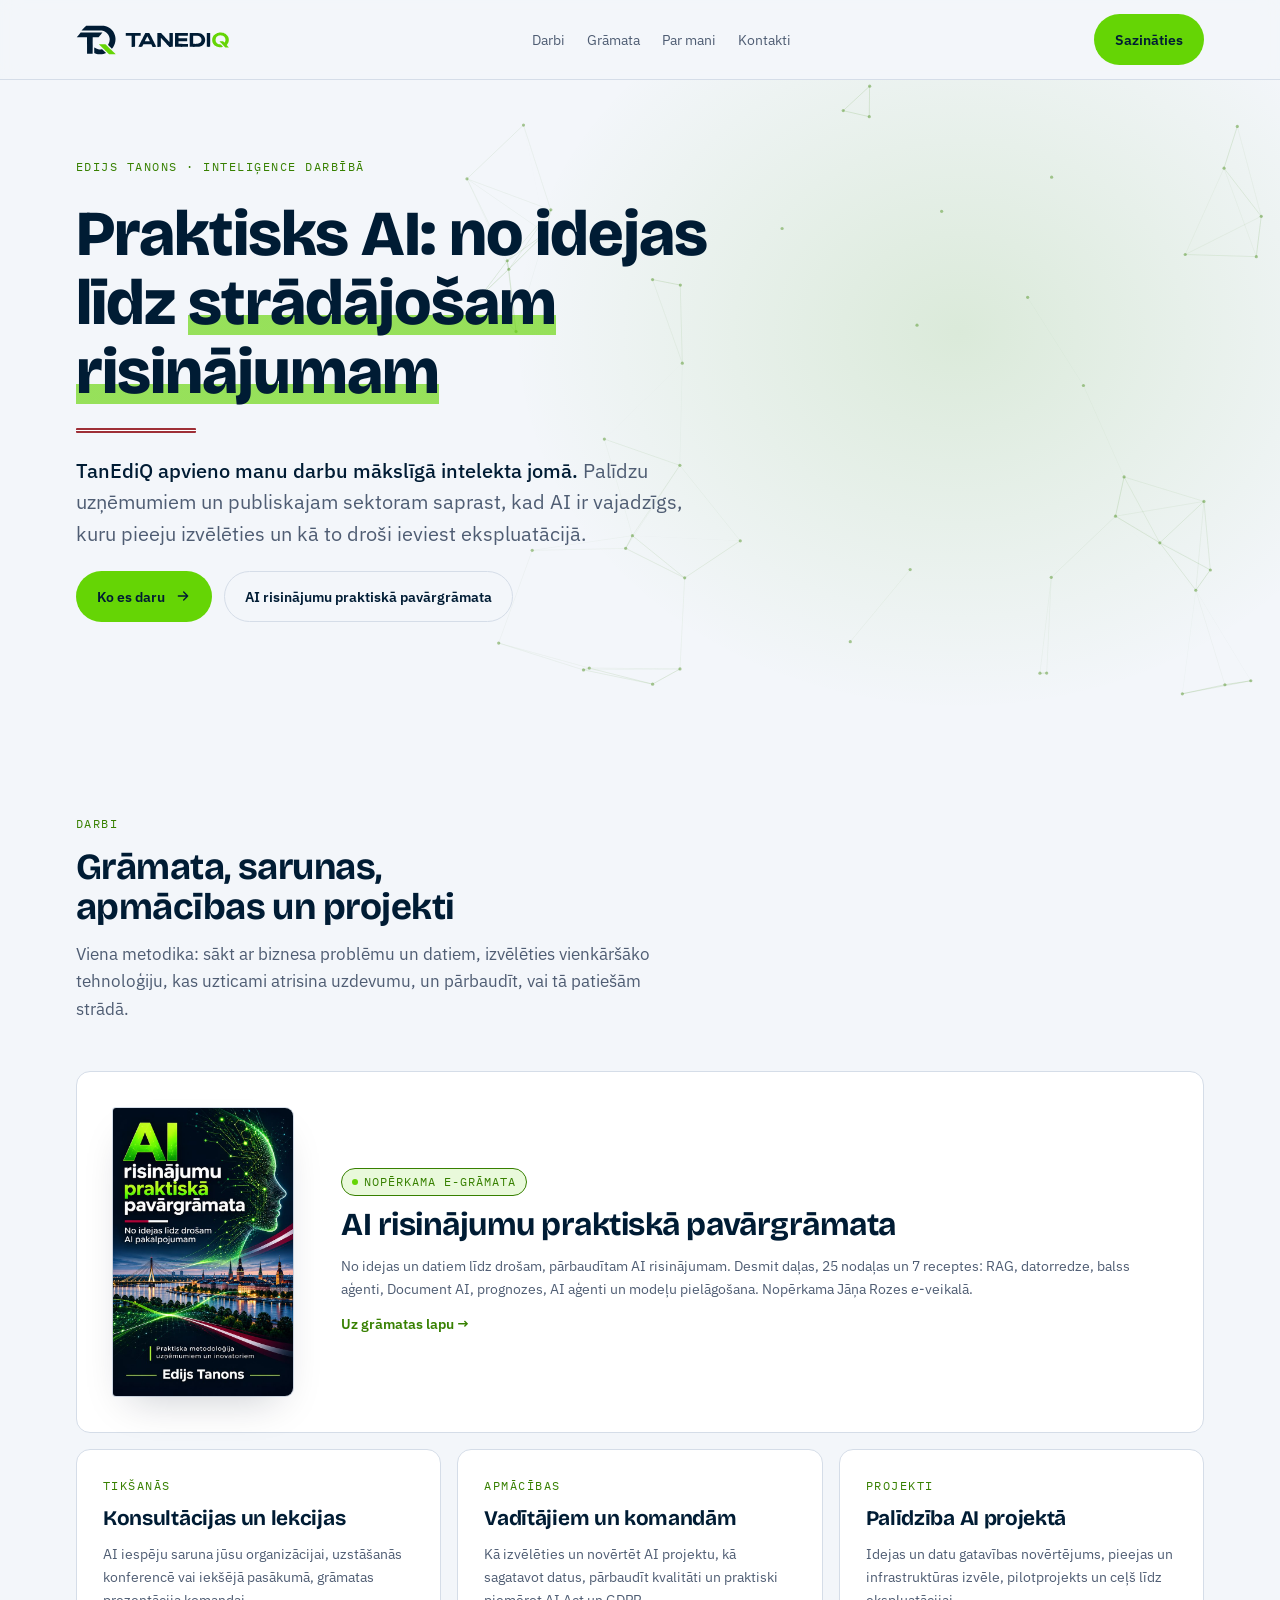
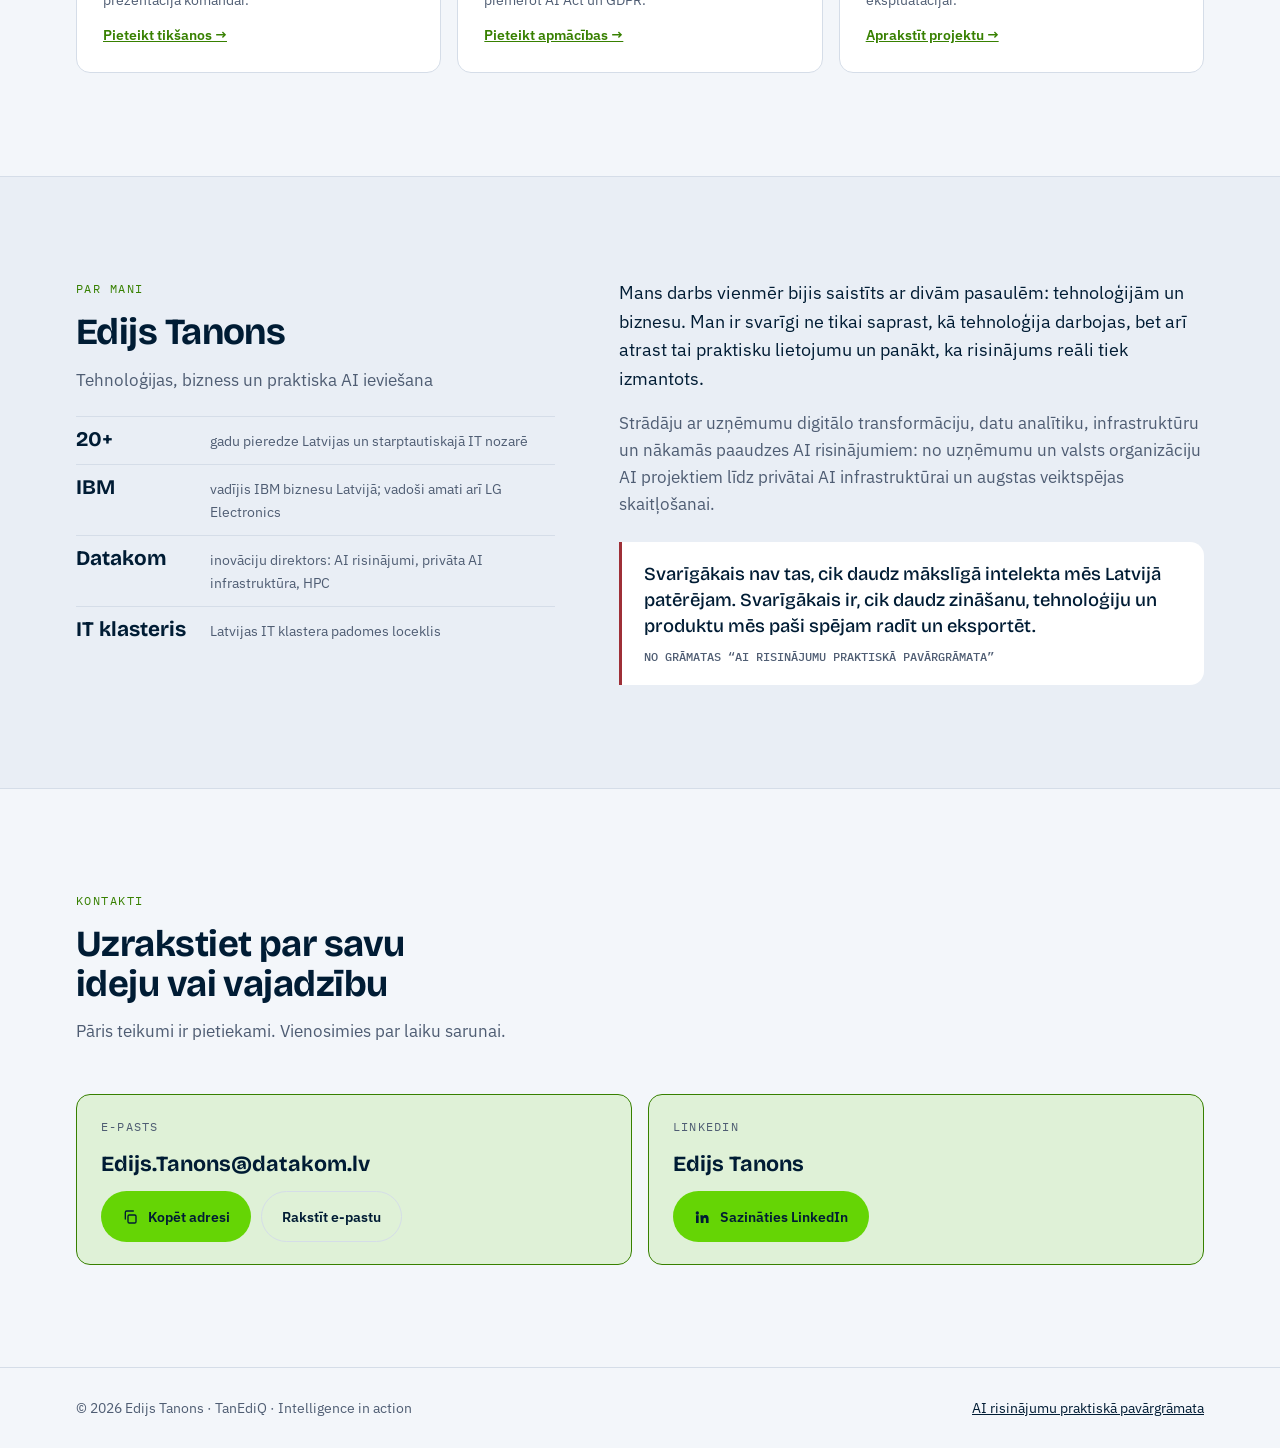
<file: index.html>
<!doctype html>
<html lang="lv">
<head>
<meta charset="utf-8">
<meta name="viewport" content="width=device-width, initial-scale=1, viewport-fit=cover">
<title>TanEdiQ · Edijs Tanons · Praktisks AI uzņēmumiem</title>
<meta name="description" content="TanEdiQ. Inteliģence darbībā: Edija Tanona darbs mākslīgā intelekta jomā. Grāmata, konsultācijas, apmācības un palīdzība AI projektiem.">
<link rel="canonical" href="https://tanediq.com/">
<meta property="og:type" content="website">
<meta property="og:title" content="TanEdiQ · Intelligence in action">
<meta property="og:description" content="Praktisks AI: no idejas līdz drošam, strādājošam risinājumam. Grāmata, konsultācijas, apmācības un AI projekti.">
<meta property="og:url" content="https://tanediq.com/">
<meta property="og:image" content="https://tanediq.com/assets/logo/tanediq-og.png">
<meta property="og:locale" content="lv_LV">
<meta property="og:site_name" content="TanEdiQ">
<meta name="twitter:card" content="summary_large_image">
<link rel="preconnect" href="https://fonts.googleapis.com">
<link rel="preconnect" href="https://fonts.gstatic.com" crossorigin>
<link rel="stylesheet" href="https://fonts.googleapis.com/css2?family=Bricolage+Grotesque:opsz,wght@12..96,500;12..96,700;12..96,800&family=IBM+Plex+Sans:wght@400;500;600&family=IBM+Plex+Mono:wght@400;500&display=swap">
<link rel="stylesheet" href="assets/tanediq.css?v=5">
<link rel="icon" href="icon-192.png" type="image/png" sizes="192x192">
<link rel="icon" href="icon-96.png" type="image/png" sizes="96x96">
<link rel="icon" href="icon-48.png" type="image/png" sizes="48x48">
<link rel="icon" href="favicon.svg" type="image/svg+xml">
<link rel="icon" href="favicon.ico" sizes="any">
<link rel="apple-touch-icon" href="apple-touch-icon.png">
<script type="application/ld+json">
{
 "@context": "https://schema.org",
 "@graph": [
  {
   "@type": "WebSite",
   "@id": "https://tanediq.com/#website",
   "url": "https://tanediq.com/",
   "name": "TanEdiQ",
   "alternateName": ["Tanediq", "tanediq.com"],
   "inLanguage": "lv",
   "publisher": {
    "@id": "https://tanediq.com/#tanediq"
   }
  },
  {
   "@type": "Organization",
   "@id": "https://tanediq.com/#tanediq",
   "name": "TanEdiQ",
   "alternateName": "Tanediq",
   "url": "https://tanediq.com/",
   "logo": "https://tanediq.com/assets/logo/icon-512.png",
   "slogan": "Intelligence in action",
   "founder": {
    "@id": "https://tanediq.com/#edijs-tanons"
   },
   "sameAs": [
    "https://www.linkedin.com/in/tanons"
   ]
  },
  {
   "@type": "Person",
   "@id": "https://tanediq.com/#edijs-tanons",
   "name": "Edijs Tanons",
   "url": "https://tanediq.com/",
   "jobTitle": "Inovāciju direktors",
   "worksFor": {
    "@type": "Organization",
    "name": "Datakom"
   },
   "memberOf": {
    "@type": "Organization",
    "name": "Latvijas IT klasteris"
   },
   "sameAs": [
    "https://www.linkedin.com/in/tanons"
   ],
   "knowsAbout": [
    "Mākslīgais intelekts",
    "AI risinājumu ieviešana",
    "Ģeneratīvais AI",
    "RAG",
    "AI Act",
    "GDPR",
    "AI infrastruktūra",
    "Datu analītika"
   ]
  }
 ]
}
</script>
</head>
<body>
<header class="top">
  <div class="wrap">
    <a class="brand" href="./"><svg class="logo" viewBox="0 0 4763 929" aria-hidden="true" focusable="false"><g transform="scale(0.7938)"><clipPath id="tqlm"><rect width="1578" height="1170"/></clipPath><g clip-path="url(#tqlm)"><g transform="translate(-1320,-756)"><g transform="translate(0.000000,3258.000000) scale(0.100000,-0.100000)" fill="currentColor"><path d="M16781 24308 c-223 -227 -617 -627 -876 -888 -468 -471 -565 -571 -565 -583 0 -4 1763 -8 3918 -10 4271 -3 3932 1 4252 -56 1460 -264 2644 -1525 2815 -2997 88 -761 -98 -1569 -540 -2339 -52 -91 -95 -174 -95 -184 0 -10 61 -75 138 -147 134 -126 260 -249 791 -769 536 -524 588 -575 598 -575 38 0 380 459 577 773 592 944 900 2205 808 3307 -21 254 -80 641 -122 800 -5 19 -25 98 -45 175 -50 197 -60 232 -85 300 -12 33 -34 96 -50 140 -137 394 -282 695 -525 1095 -332 548 -905 1142 -1461 1517 -441 297 -920 518 -1423 658 -348 97 -536 135 -821 168 -184 21 -198 21 -3535 24 l-3350 3 -404 -412z M19183 22100 c-2762 -3 -4175 -8 -4181 -15 -5 -5 -65 -80 -133 -164 -68 -85 -207 -259 -309 -385 -102 -127 -316 -393 -475 -591 -158 -198 -320 -398 -360 -445 -157 -188 -205 -250 -205 -265 0 -13 204 -15 1978 -15 1567 0 1982 -3 1995 -12 16 -12 17 -224 17 -3202 1 -2112 4 -3195 11 -3207 13 -26 2185 -30 2195 -5 3 8 6 1453 7 3211 2 2828 4 3197 17 3205 9 6 449 10 1141 10 l1127 0 55 73 c86 112 313 402 403 512 44 55 136 172 204 260 69 88 240 304 382 480 350 436 366 456 399 490 27 29 39 65 22 65 -5 1 -33 2 -63 3 -30 1 -1932 0 -4227 -3z M20320 16278 c0 -7 0 -507 -2 -1111 -1 -942 0 -1099 13 -1111 8 -7 77 -37 154 -66 192 -73 214 -81 265 -95 25 -7 110 -34 190 -60 732 -234 1656 -303 2495 -184 416 59 579 97 990 234 351 117 488 176 483 208 -2 11 -115 128 -253 261 -137 132 -472 458 -743 725 -272 267 -504 490 -515 495 -15 5 -74 -2 -177 -22 -479 -94 -859 -89 -1373 19 -458 96 -989 347 -1444 681 -53 39 -83 48 -83 26z M5845 11660 l-80 -5 0 -440 0 -440 895 -2 c819 -3 896 -4 907 -20 10 -12 13 -391 13 -1707 0 -1331 3 -1692 13 -1698 19 -12 1025 -10 1048 2 19 11 19 40 19 1703 0 1304 3 1696 12 1705 9 9 212 12 854 12 717 0 843 2 853 14 15 17 16 855 2 869 -9 9 -4396 16 -4536 7z M11839 11650 c-9 -8 -90 -159 -179 -335 -204 -401 -379 -743 -440 -860 -26 -49 -125 -243 -220 -430 -95 -187 -210 -412 -255 -500 -45 -88 -141 -275 -213 -415 -71 -140 -193 -379 -270 -530 -77 -151 -205 -403 -285 -560 -79 -157 -186 -365 -236 -463 -50 -98 -91 -184 -91 -191 0 -24 37 -26 598 -26 539 0 552 0 572 20 11 11 20 25 20 30 0 20 371 755 387 768 21 15 2403 18 2432 2 10 -5 28 -33 41 -62 12 -29 71 -149 129 -268 59 -118 131 -267 161 -330 29 -63 62 -125 73 -137 l20 -23 571 0 c354 0 577 4 586 10 17 11 -540 1134 -1180 2378 -49 94 -144 279 -211 410 -155 303 -243 470 -288 552 -20 36 -42 76 -49 90 -65 138 -440 861 -453 875 -18 18 -1199 13 -1220 -5z m891 -1566 c389 -780 492 -993 486 -1009 -5 -15 -1492 -24 -1530 -9 -9 3 -16 13 -16 21 0 14 175 368 540 1088 100 198 192 379 203 403 13 27 27 42 37 40 9 -2 120 -213 280 -534z M15568 11657 l-21 -7 5 -2146 c5 -1805 8 -2148 19 -2155 27 -17 1036 -11 1053 6 13 14 15 168 13 1396 -3 1518 -7 1430 56 1358 34 -37 363 -395 667 -723 332 -359 574 -624 794 -871 54 -60 133 -146 176 -190 42 -44 101 -107 131 -141 30 -33 180 -197 334 -364 154 -167 313 -340 354 -384 40 -45 81 -84 90 -88 27 -12 1094 -8 1109 4 18 15 18 4308 0 4309 -153 9 -1042 -2 -1049 -12 -6 -8 -7 -598 -4 -1392 7 -1563 14 -1438 -74 -1340 -25 28 -102 113 -170 190 -69 76 -154 170 -190 208 -36 39 -132 142 -212 230 -81 88 -250 272 -375 409 -126 138 -258 282 -294 321 -119 132 -394 429 -485 525 -50 52 -119 127 -155 165 -35 39 -143 153 -240 255 -97 102 -201 212 -230 245 -29 33 -83 92 -118 130 l-64 70 -550 0 c-302 0 -558 -3 -570 -8z M21065 11660 l-40 -5 -3 -2144 c-1 -1601 1 -2147 9 -2158 16 -19 3967 -19 3993 0 15 11 16 56 14 462 l-3 450 -1457 5 c-1008 3 -1460 8 -1468 16 -7 7 -9 139 -8 415 l3 404 90 7 c50 4 648 7 1330 6 682 -1 1246 1 1253 5 17 11 18 847 0 865 -9 9 -319 12 -1333 12 -1014 0 -1324 3 -1333 12 -21 21 -17 732 4 749 13 11 270 13 1443 14 784 0 1432 4 1439 8 14 10 18 862 3 871 -11 7 -3883 13 -3936 6z M25985 11662 c-246 -1 -393 -6 -399 -12 -15 -15 -19 -4279 -4 -4297 13 -17 2198 -19 2440 -3 695 47 1275 279 1707 686 645 607 812 1561 417 2389 -248 520 -753 920 -1401 1109 -33 10 -73 22 -90 28 -75 23 -275 57 -510 84 -152 18 -963 24 -2160 16z m1895 -896 c803 -18 1355 -526 1354 -1246 -1 -663 -497 -1151 -1254 -1235 -188 -21 -1317 -17 -1330 5 -12 18 -13 2449 -2 2467 12 18 601 23 1232 9z M30910 11660 l-45 -5 -3 -2144 c-1 -1576 1 -2147 9 -2157 16 -19 1018 -21 1037 -2 18 18 17 4293 0 4305 -14 9 -923 11 -998 3z"/></g><g transform="translate(0.000000,3258.000000) scale(0.100000,-0.100000)" class="logo-g"><path d="M22198 17498 c-53 -18 -13 -83 94 -155 20 -13 42 -38 48 -54 7 -16 27 -41 44 -55 33 -28 105 -98 659 -639 192 -187 358 -346 370 -355 12 -8 155 -148 318 -310 467 -465 669 -660 684 -660 7 0 25 -20 39 -44 14 -24 38 -51 53 -61 15 -10 106 -95 201 -189 95 -94 181 -175 190 -179 10 -5 26 -23 36 -40 10 -18 59 -68 108 -112 96 -86 115 -105 247 -237 47 -49 94 -90 103 -93 9 -4 20 -14 23 -24 3 -11 45 -56 93 -102 48 -46 130 -127 182 -179 52 -52 122 -121 155 -152 33 -32 80 -78 104 -103 25 -25 49 -45 54 -45 5 0 29 -16 53 -36 l44 -37 1243 -2 c683 -1 1252 1 1265 6 32 12 27 39 -16 84 -101 106 -632 617 -669 644 -23 17 -49 44 -57 60 -9 16 -30 41 -48 56 -46 37 -377 354 -408 389 -48 56 -116 122 -290 283 -96 90 -184 172 -195 184 -130 138 -437 434 -462 445 -18 8 -40 29 -49 47 -18 34 -413 425 -448 442 -12 6 -26 22 -33 35 -13 28 -412 415 -455 443 -16 10 -28 23 -28 31 0 16 -419 424 -452 440 -13 6 -30 26 -39 43 -9 18 -36 49 -60 69 -24 20 -69 62 -99 94 -40 43 -66 61 -97 69 -54 15 -2465 14 -2505 -1z M34850 11770 c-102 -4 -212 -13 -245 -19 -119 -22 -192 -39 -295 -68 -58 -17 -127 -36 -155 -44 -27 -7 -61 -21 -75 -30 -14 -10 -52 -25 -85 -35 -89 -25 -403 -194 -534 -288 -206 -146 -456 -392 -534 -525 -18 -29 -52 -83 -76 -120 -71 -106 -201 -374 -215 -445 -8 -34 -23 -94 -34 -132 -97 -323 -95 -943 3 -1174 9 -19 24 -64 34 -100 36 -122 107 -291 147 -350 17 -25 42 -65 55 -90 13 -25 41 -70 62 -100 21 -30 52 -75 69 -100 16 -25 50 -60 74 -78 24 -18 44 -39 44 -47 0 -37 420 -393 466 -395 7 0 35 -16 62 -35 248 -170 767 -333 1165 -365 259 -21 678 -6 742 27 17 8 57 17 90 19 59 5 118 16 183 36 36 11 66 56 55 84 -7 20 -76 97 -158 179 -34 33 -74 77 -89 98 -15 21 -38 43 -50 49 -13 5 -31 24 -41 41 -21 35 -264 304 -294 325 -12 9 -77 16 -183 22 -89 5 -192 16 -228 24 -312 70 -359 84 -430 126 -36 22 -76 43 -90 49 -14 5 -50 26 -80 45 -30 20 -60 36 -68 36 -17 0 -229 203 -262 251 -14 21 -48 70 -76 111 -42 61 -144 269 -144 294 0 4 -10 18 -22 31 -38 41 -63 445 -39 635 10 71 58 246 93 338 72 185 298 468 453 565 17 11 46 31 65 46 87 67 350 182 465 203 44 8 112 22 150 30 99 22 293 31 398 17 48 -6 126 -16 175 -21 98 -12 202 -35 247 -55 17 -7 59 -24 95 -36 36 -13 81 -33 100 -45 19 -12 58 -27 85 -34 28 -8 61 -24 75 -39 14 -15 48 -42 75 -60 28 -19 76 -58 107 -88 31 -29 60 -53 65 -53 5 0 23 -19 40 -42 17 -24 65 -88 107 -143 41 -55 87 -129 102 -165 15 -36 37 -83 49 -105 13 -22 26 -60 30 -85 4 -25 15 -75 25 -112 41 -151 51 -430 20 -553 -6 -22 -17 -75 -25 -118 -9 -47 -31 -114 -58 -170 -25 -51 -47 -104 -50 -118 -4 -14 -18 -38 -32 -53 -14 -15 -32 -41 -41 -59 -21 -42 -64 -87 -83 -87 -8 0 -49 35 -90 78 -42 43 -85 85 -96 93 -18 13 -46 47 -138 167 -48 64 -38 63 -590 63 -541 1 -576 -2 -577 -53 0 -10 110 -120 148 -147 18 -12 39 -36 48 -53 8 -16 77 -92 152 -168 75 -77 160 -166 187 -199 28 -34 65 -70 83 -82 18 -12 40 -33 49 -48 9 -14 40 -51 70 -81 29 -30 85 -91 124 -135 39 -44 91 -96 116 -116 24 -19 52 -49 63 -66 10 -17 35 -46 56 -65 20 -18 46 -44 58 -57 11 -13 40 -44 63 -70 22 -25 74 -84 115 -130 137 -158 420 -449 442 -455 35 -9 938 -6 980 3 51 12 63 25 45 49 -66 91 -110 145 -153 188 -105 106 -156 160 -156 167 0 5 -42 56 -94 115 -195 221 -216 247 -216 264 0 9 36 57 79 105 44 48 93 106 110 128 115 152 241 341 241 362 0 7 11 30 24 51 23 37 132 353 160 467 60 241 57 697 -5 950 -5 22 -16 67 -24 100 -18 75 -62 215 -74 229 -4 6 -20 44 -35 83 -15 40 -32 76 -37 79 -6 3 -21 29 -33 57 -23 51 -39 75 -178 269 -120 169 -319 365 -468 463 -25 16 -60 42 -78 57 -18 15 -51 38 -73 50 -22 13 -66 38 -97 55 -87 50 -218 112 -307 145 -151 58 -307 108 -336 108 -15 0 -40 5 -56 11 -30 11 -137 33 -278 55 -112 18 -459 25 -705 14z"/></g></g></g></g><g transform="translate(1510.7,206.4)"><clipPath id="tqlw"><rect width="3252" height="516"/></clipPath><g clip-path="url(#tqlw)"><g transform="translate(-546,-2052)"><g transform="translate(0.000000,3258.000000) scale(0.100000,-0.100000)" fill="currentColor"><path d="M16781 24308 c-223 -227 -617 -627 -876 -888 -468 -471 -565 -571 -565 -583 0 -4 1763 -8 3918 -10 4271 -3 3932 1 4252 -56 1460 -264 2644 -1525 2815 -2997 88 -761 -98 -1569 -540 -2339 -52 -91 -95 -174 -95 -184 0 -10 61 -75 138 -147 134 -126 260 -249 791 -769 536 -524 588 -575 598 -575 38 0 380 459 577 773 592 944 900 2205 808 3307 -21 254 -80 641 -122 800 -5 19 -25 98 -45 175 -50 197 -60 232 -85 300 -12 33 -34 96 -50 140 -137 394 -282 695 -525 1095 -332 548 -905 1142 -1461 1517 -441 297 -920 518 -1423 658 -348 97 -536 135 -821 168 -184 21 -198 21 -3535 24 l-3350 3 -404 -412z M19183 22100 c-2762 -3 -4175 -8 -4181 -15 -5 -5 -65 -80 -133 -164 -68 -85 -207 -259 -309 -385 -102 -127 -316 -393 -475 -591 -158 -198 -320 -398 -360 -445 -157 -188 -205 -250 -205 -265 0 -13 204 -15 1978 -15 1567 0 1982 -3 1995 -12 16 -12 17 -224 17 -3202 1 -2112 4 -3195 11 -3207 13 -26 2185 -30 2195 -5 3 8 6 1453 7 3211 2 2828 4 3197 17 3205 9 6 449 10 1141 10 l1127 0 55 73 c86 112 313 402 403 512 44 55 136 172 204 260 69 88 240 304 382 480 350 436 366 456 399 490 27 29 39 65 22 65 -5 1 -33 2 -63 3 -30 1 -1932 0 -4227 -3z M20320 16278 c0 -7 0 -507 -2 -1111 -1 -942 0 -1099 13 -1111 8 -7 77 -37 154 -66 192 -73 214 -81 265 -95 25 -7 110 -34 190 -60 732 -234 1656 -303 2495 -184 416 59 579 97 990 234 351 117 488 176 483 208 -2 11 -115 128 -253 261 -137 132 -472 458 -743 725 -272 267 -504 490 -515 495 -15 5 -74 -2 -177 -22 -479 -94 -859 -89 -1373 19 -458 96 -989 347 -1444 681 -53 39 -83 48 -83 26z M5845 11660 l-80 -5 0 -440 0 -440 895 -2 c819 -3 896 -4 907 -20 10 -12 13 -391 13 -1707 0 -1331 3 -1692 13 -1698 19 -12 1025 -10 1048 2 19 11 19 40 19 1703 0 1304 3 1696 12 1705 9 9 212 12 854 12 717 0 843 2 853 14 15 17 16 855 2 869 -9 9 -4396 16 -4536 7z M11839 11650 c-9 -8 -90 -159 -179 -335 -204 -401 -379 -743 -440 -860 -26 -49 -125 -243 -220 -430 -95 -187 -210 -412 -255 -500 -45 -88 -141 -275 -213 -415 -71 -140 -193 -379 -270 -530 -77 -151 -205 -403 -285 -560 -79 -157 -186 -365 -236 -463 -50 -98 -91 -184 -91 -191 0 -24 37 -26 598 -26 539 0 552 0 572 20 11 11 20 25 20 30 0 20 371 755 387 768 21 15 2403 18 2432 2 10 -5 28 -33 41 -62 12 -29 71 -149 129 -268 59 -118 131 -267 161 -330 29 -63 62 -125 73 -137 l20 -23 571 0 c354 0 577 4 586 10 17 11 -540 1134 -1180 2378 -49 94 -144 279 -211 410 -155 303 -243 470 -288 552 -20 36 -42 76 -49 90 -65 138 -440 861 -453 875 -18 18 -1199 13 -1220 -5z m891 -1566 c389 -780 492 -993 486 -1009 -5 -15 -1492 -24 -1530 -9 -9 3 -16 13 -16 21 0 14 175 368 540 1088 100 198 192 379 203 403 13 27 27 42 37 40 9 -2 120 -213 280 -534z M15568 11657 l-21 -7 5 -2146 c5 -1805 8 -2148 19 -2155 27 -17 1036 -11 1053 6 13 14 15 168 13 1396 -3 1518 -7 1430 56 1358 34 -37 363 -395 667 -723 332 -359 574 -624 794 -871 54 -60 133 -146 176 -190 42 -44 101 -107 131 -141 30 -33 180 -197 334 -364 154 -167 313 -340 354 -384 40 -45 81 -84 90 -88 27 -12 1094 -8 1109 4 18 15 18 4308 0 4309 -153 9 -1042 -2 -1049 -12 -6 -8 -7 -598 -4 -1392 7 -1563 14 -1438 -74 -1340 -25 28 -102 113 -170 190 -69 76 -154 170 -190 208 -36 39 -132 142 -212 230 -81 88 -250 272 -375 409 -126 138 -258 282 -294 321 -119 132 -394 429 -485 525 -50 52 -119 127 -155 165 -35 39 -143 153 -240 255 -97 102 -201 212 -230 245 -29 33 -83 92 -118 130 l-64 70 -550 0 c-302 0 -558 -3 -570 -8z M21065 11660 l-40 -5 -3 -2144 c-1 -1601 1 -2147 9 -2158 16 -19 3967 -19 3993 0 15 11 16 56 14 462 l-3 450 -1457 5 c-1008 3 -1460 8 -1468 16 -7 7 -9 139 -8 415 l3 404 90 7 c50 4 648 7 1330 6 682 -1 1246 1 1253 5 17 11 18 847 0 865 -9 9 -319 12 -1333 12 -1014 0 -1324 3 -1333 12 -21 21 -17 732 4 749 13 11 270 13 1443 14 784 0 1432 4 1439 8 14 10 18 862 3 871 -11 7 -3883 13 -3936 6z M25985 11662 c-246 -1 -393 -6 -399 -12 -15 -15 -19 -4279 -4 -4297 13 -17 2198 -19 2440 -3 695 47 1275 279 1707 686 645 607 812 1561 417 2389 -248 520 -753 920 -1401 1109 -33 10 -73 22 -90 28 -75 23 -275 57 -510 84 -152 18 -963 24 -2160 16z m1895 -896 c803 -18 1355 -526 1354 -1246 -1 -663 -497 -1151 -1254 -1235 -188 -21 -1317 -17 -1330 5 -12 18 -13 2449 -2 2467 12 18 601 23 1232 9z M30910 11660 l-45 -5 -3 -2144 c-1 -1576 1 -2147 9 -2157 16 -19 1018 -21 1037 -2 18 18 17 4293 0 4305 -14 9 -923 11 -998 3z"/></g><g transform="translate(0.000000,3258.000000) scale(0.100000,-0.100000)" class="logo-g"><path d="M22198 17498 c-53 -18 -13 -83 94 -155 20 -13 42 -38 48 -54 7 -16 27 -41 44 -55 33 -28 105 -98 659 -639 192 -187 358 -346 370 -355 12 -8 155 -148 318 -310 467 -465 669 -660 684 -660 7 0 25 -20 39 -44 14 -24 38 -51 53 -61 15 -10 106 -95 201 -189 95 -94 181 -175 190 -179 10 -5 26 -23 36 -40 10 -18 59 -68 108 -112 96 -86 115 -105 247 -237 47 -49 94 -90 103 -93 9 -4 20 -14 23 -24 3 -11 45 -56 93 -102 48 -46 130 -127 182 -179 52 -52 122 -121 155 -152 33 -32 80 -78 104 -103 25 -25 49 -45 54 -45 5 0 29 -16 53 -36 l44 -37 1243 -2 c683 -1 1252 1 1265 6 32 12 27 39 -16 84 -101 106 -632 617 -669 644 -23 17 -49 44 -57 60 -9 16 -30 41 -48 56 -46 37 -377 354 -408 389 -48 56 -116 122 -290 283 -96 90 -184 172 -195 184 -130 138 -437 434 -462 445 -18 8 -40 29 -49 47 -18 34 -413 425 -448 442 -12 6 -26 22 -33 35 -13 28 -412 415 -455 443 -16 10 -28 23 -28 31 0 16 -419 424 -452 440 -13 6 -30 26 -39 43 -9 18 -36 49 -60 69 -24 20 -69 62 -99 94 -40 43 -66 61 -97 69 -54 15 -2465 14 -2505 -1z M34850 11770 c-102 -4 -212 -13 -245 -19 -119 -22 -192 -39 -295 -68 -58 -17 -127 -36 -155 -44 -27 -7 -61 -21 -75 -30 -14 -10 -52 -25 -85 -35 -89 -25 -403 -194 -534 -288 -206 -146 -456 -392 -534 -525 -18 -29 -52 -83 -76 -120 -71 -106 -201 -374 -215 -445 -8 -34 -23 -94 -34 -132 -97 -323 -95 -943 3 -1174 9 -19 24 -64 34 -100 36 -122 107 -291 147 -350 17 -25 42 -65 55 -90 13 -25 41 -70 62 -100 21 -30 52 -75 69 -100 16 -25 50 -60 74 -78 24 -18 44 -39 44 -47 0 -37 420 -393 466 -395 7 0 35 -16 62 -35 248 -170 767 -333 1165 -365 259 -21 678 -6 742 27 17 8 57 17 90 19 59 5 118 16 183 36 36 11 66 56 55 84 -7 20 -76 97 -158 179 -34 33 -74 77 -89 98 -15 21 -38 43 -50 49 -13 5 -31 24 -41 41 -21 35 -264 304 -294 325 -12 9 -77 16 -183 22 -89 5 -192 16 -228 24 -312 70 -359 84 -430 126 -36 22 -76 43 -90 49 -14 5 -50 26 -80 45 -30 20 -60 36 -68 36 -17 0 -229 203 -262 251 -14 21 -48 70 -76 111 -42 61 -144 269 -144 294 0 4 -10 18 -22 31 -38 41 -63 445 -39 635 10 71 58 246 93 338 72 185 298 468 453 565 17 11 46 31 65 46 87 67 350 182 465 203 44 8 112 22 150 30 99 22 293 31 398 17 48 -6 126 -16 175 -21 98 -12 202 -35 247 -55 17 -7 59 -24 95 -36 36 -13 81 -33 100 -45 19 -12 58 -27 85 -34 28 -8 61 -24 75 -39 14 -15 48 -42 75 -60 28 -19 76 -58 107 -88 31 -29 60 -53 65 -53 5 0 23 -19 40 -42 17 -24 65 -88 107 -143 41 -55 87 -129 102 -165 15 -36 37 -83 49 -105 13 -22 26 -60 30 -85 4 -25 15 -75 25 -112 41 -151 51 -430 20 -553 -6 -22 -17 -75 -25 -118 -9 -47 -31 -114 -58 -170 -25 -51 -47 -104 -50 -118 -4 -14 -18 -38 -32 -53 -14 -15 -32 -41 -41 -59 -21 -42 -64 -87 -83 -87 -8 0 -49 35 -90 78 -42 43 -85 85 -96 93 -18 13 -46 47 -138 167 -48 64 -38 63 -590 63 -541 1 -576 -2 -577 -53 0 -10 110 -120 148 -147 18 -12 39 -36 48 -53 8 -16 77 -92 152 -168 75 -77 160 -166 187 -199 28 -34 65 -70 83 -82 18 -12 40 -33 49 -48 9 -14 40 -51 70 -81 29 -30 85 -91 124 -135 39 -44 91 -96 116 -116 24 -19 52 -49 63 -66 10 -17 35 -46 56 -65 20 -18 46 -44 58 -57 11 -13 40 -44 63 -70 22 -25 74 -84 115 -130 137 -158 420 -449 442 -455 35 -9 938 -6 980 3 51 12 63 25 45 49 -66 91 -110 145 -153 188 -105 106 -156 160 -156 167 0 5 -42 56 -94 115 -195 221 -216 247 -216 264 0 9 36 57 79 105 44 48 93 106 110 128 115 152 241 341 241 362 0 7 11 30 24 51 23 37 132 353 160 467 60 241 57 697 -5 950 -5 22 -16 67 -24 100 -18 75 -62 215 -74 229 -4 6 -20 44 -35 83 -15 40 -32 76 -37 79 -6 3 -21 29 -33 57 -23 51 -39 75 -178 269 -120 169 -319 365 -468 463 -25 16 -60 42 -78 57 -18 15 -51 38 -73 50 -22 13 -66 38 -97 55 -87 50 -218 112 -307 145 -151 58 -307 108 -336 108 -15 0 -40 5 -56 11 -30 11 -137 33 -278 55 -112 18 -459 25 -705 14z"/></g></g></g></g></svg><span class="sr-only">TanEdiQ</span></a>
    <nav class="links" aria-label="Lapas sadaļas">
      <a href="#darbi">Darbi</a>
      <a data-goatcounter-click="sakums/izvelne-gramata" href="gramata/">Grāmata</a>
      <a href="#par-mani">Par mani</a>
      <a href="#kontakti">Kontakti</a>
    </nav>
    <a class="btn btn-primary" data-goatcounter-click="sakums/galvene-sazinaties" href="#kontakti">Sazināties</a>
  </div>
</header>

<main id="top">
  <section class="hero home-hero" aria-labelledby="hero-title">
    <canvas id="net" aria-hidden="true"></canvas>
    <div class="wrap hero-grid">
      <div class="hero-copy">
        <span class="eyebrow">Edijs Tanons · Inteliģence darbībā</span>
        <h1 id="hero-title">Praktisks AI: no idejas līdz <em>strādājošam risinājumam</em></h1>
        <span class="flag" aria-hidden="true"></span>
        <p class="lede"><strong>TanEdiQ apvieno manu darbu mākslīgā intelekta jomā.</strong> Palīdzu uzņēmumiem un publiskajam sektoram saprast, kad AI ir vajadzīgs, kuru pieeju izvēlēties un kā to droši ieviest ekspluatācijā.</p>
        <div class="cta-row">
          <a class="btn btn-primary" href="#darbi">Ko es daru
            <svg viewBox="0 0 24 24" fill="none" stroke="currentColor" stroke-width="2" stroke-linecap="round" stroke-linejoin="round" aria-hidden="true"><path d="M5 12h14M13 6l6 6-6 6"/></svg></a>
          <a class="btn btn-ghost" data-goatcounter-click="sakums/hero-gramata" href="gramata/">AI risinājumu praktiskā pavārgrāmata</a>
        </div>
      </div>
    </div>
  </section>

  <section id="darbi" aria-labelledby="darbi-title">
    <div class="wrap">
      <div class="sec-head">
        <span class="eyebrow">Darbi</span>
        <h2 id="darbi-title">Grāmata, sarunas, apmācības un projekti</h2>
        <p>Viena metodika: sākt ar biznesa problēmu un datiem, izvēlēties vienkāršāko tehnoloģiju, kas uzticami atrisina uzdevumu, un pārbaudīt, vai tā patiešām strādā.</p>
      </div>
      <div class="works">
        <a class="work work-book" data-goatcounter-click="sakums/darbi-gramata" href="gramata/">
          <img src="assets/cover.jpg" alt="Grāmatas vāks: AI risinājumu praktiskā pavārgrāmata" width="620" height="991" loading="lazy">
          <div class="txt">
            <span class="chip">Nopērkama e-grāmata</span>
            <h3>AI risinājumu praktiskā pavārgrāmata</h3>
            <p>No idejas un datiem līdz drošam, pārbaudītam AI risinājumam. Desmit daļas, 25 nodaļas un 7 receptes: RAG, datorredze, balss aģenti, Document AI, prognozes, AI aģenti un modeļu pielāgošana. Nopērkama Jāņa Rozes e-veikalā.</p>
            <span class="go">Uz grāmatas lapu →</span>
          </div>
        </a>
        <article class="work">
          <span class="eyebrow">Tikšanās</span>
          <h3>Konsultācijas un lekcijas</h3>
          <p>AI iespēju saruna jūsu organizācijai, uzstāšanās konferencē vai iekšējā pasākumā, grāmatas prezentācija komandai.</p>
          <a class="go write" data-goatcounter-click="sakums/pieteikt-tiksanos" data-subject="Tikšanās" href="#kontakti">Pieteikt tikšanos →</a>
        </article>
        <article class="work">
          <span class="eyebrow">Apmācības</span>
          <h3>Vadītājiem un komandām</h3>
          <p>Kā izvēlēties un novērtēt AI projektu, kā sagatavot datus, pārbaudīt kvalitāti un praktiski piemērot AI Act un GDPR.</p>
          <a class="go write" data-goatcounter-click="sakums/pieteikt-apmacibas" data-subject="Apmācības" href="#kontakti">Pieteikt apmācības →</a>
        </article>
        <article class="work">
          <span class="eyebrow">Projekti</span>
          <h3>Palīdzība AI projektā</h3>
          <p>Idejas un datu gatavības novērtējums, pieejas un infrastruktūras izvēle, pilotprojekts un ceļš līdz ekspluatācijai.</p>
          <a class="go write" data-goatcounter-click="sakums/aprakstit-projektu" data-subject="Palīdzība AI projektā" href="#kontakti">Aprakstīt projektu →</a>
        </article>
      </div>
    </div>
  </section>

  <section id="par-mani" class="buy" aria-labelledby="par-title">
    <div class="wrap author-grid">
      <div class="author-side">
        <div class="sec-head" style="margin:0">
          <span class="eyebrow">Par mani</span>
          <h2 id="par-title">Edijs Tanons</h2>
          <p>Tehnoloģijas, bizness un praktiska AI ieviešana</p>
        </div>
        <ul class="facts">
          <li><b>20+</b><span>gadu pieredze Latvijas un starptautiskajā IT nozarē</span></li>
          <li><b>IBM</b><span>vadījis IBM biznesu Latvijā; vadoši amati arī LG Electronics</span></li>
          <li><b>Datakom</b><span>inovāciju direktors: AI risinājumi, privāta AI infrastruktūra, HPC</span></li>
          <li><b>IT klasteris</b><span>Latvijas IT klastera padomes loceklis</span></li>
        </ul>
      </div>
      <div class="bio">
        <p>Mans darbs vienmēr bijis saistīts ar divām pasaulēm: tehnoloģijām un biznesu. Man ir svarīgi ne tikai saprast, kā tehnoloģija darbojas, bet arī atrast tai praktisku lietojumu un panākt, ka risinājums reāli tiek izmantots.</p>
        <p>Strādāju ar uzņēmumu digitālo transformāciju, datu analītiku, infrastruktūru un nākamās paaudzes AI risinājumiem: no uzņēmumu un valsts organizāciju AI projektiem līdz privātai AI infrastruktūrai un augstas veiktspējas skaitļošanai.</p>
        <blockquote class="quote">Svarīgākais nav tas, cik daudz mākslīgā intelekta mēs Latvijā patērējam. Svarīgākais ir, cik daudz zināšanu, tehnoloģiju un produktu mēs paši spējam radīt un eksportēt.
          <cite>NO GRĀMATAS “AI RISINĀJUMU PRAKTISKĀ PAVĀRGRĀMATA”</cite></blockquote>
      </div>
    </div>
  </section>

  <section id="kontakti" aria-labelledby="kontakti-title">
    <div class="wrap">
      <div class="sec-head">
        <span class="eyebrow">Kontakti</span>
        <h2 id="kontakti-title">Uzrakstiet par savu ideju vai vajadzību</h2>
        <p>Pāris teikumi ir pietiekami. Vienosimies par laiku sarunai.</p>
      </div>
      <div class="contact">
        <div class="contact-card">
          <span class="label">E-pasts</span>
          <span class="value" id="email">Edijs.Tanons@datakom.lv</span>
          <div class="row">
            <button class="btn btn-primary" data-goatcounter-click="sakums/kopet-epastu" id="copy-email" type="button">
              <svg viewBox="0 0 24 24" fill="none" stroke="currentColor" stroke-width="2" stroke-linecap="round" stroke-linejoin="round" aria-hidden="true"><rect x="9" y="9" width="12" height="12" rx="2"/><path d="M5 15V5a2 2 0 0 1 2-2h10"/></svg>
              Kopēt adresi</button>
            <a class="btn btn-ghost" data-goatcounter-click="sakums/rakstit-epastu" href="mailto:Edijs.Tanons@datakom.lv">Rakstīt e-pastu</a>
            <span class="copied" id="copied" role="status" aria-live="polite"></span>
          </div>
        </div>
        <div class="contact-card">
          <span class="label">LinkedIn</span>
          <span class="value">Edijs Tanons</span>
          <div class="row">
            <a class="btn btn-primary" data-goatcounter-click="sakums/linkedin" href="https://www.linkedin.com/in/tanons" target="_blank" rel="noopener">
              <svg viewBox="0 0 24 24" fill="currentColor" aria-hidden="true"><path d="M4.98 3.5a2.5 2.5 0 1 1 0 5 2.5 2.5 0 0 1 0-5zM3 9.5h4V21H3zM9.5 9.5h3.8v1.6h.06c.53-1 1.83-2.06 3.77-2.06 4.03 0 4.77 2.65 4.77 6.1V21h-4v-5.1c0-1.22-.02-2.79-1.7-2.79-1.7 0-1.96 1.33-1.96 2.7V21h-4z"/></svg>
              Sazināties LinkedIn</a>
          </div>
        </div>
      </div>
    </div>
  </section>
</main>

<footer>
  <div class="wrap">
    <span>© 2026 Edijs Tanons · TanEdiQ · <span lang="en">Intelligence in action</span></span>
    <span><a data-goatcounter-click="sakums/kajene-gramata" href="gramata/">AI risinājumu praktiskā pavārgrāmata</a></span>
  </div>
</footer>
<script data-goatcounter="https://tanediq.goatcounter.com/count" async src="https://gc.zgo.at/count.js"></script>
<script src="assets/tanediq.js?v=4"></script>
</body>
</html>
</file>
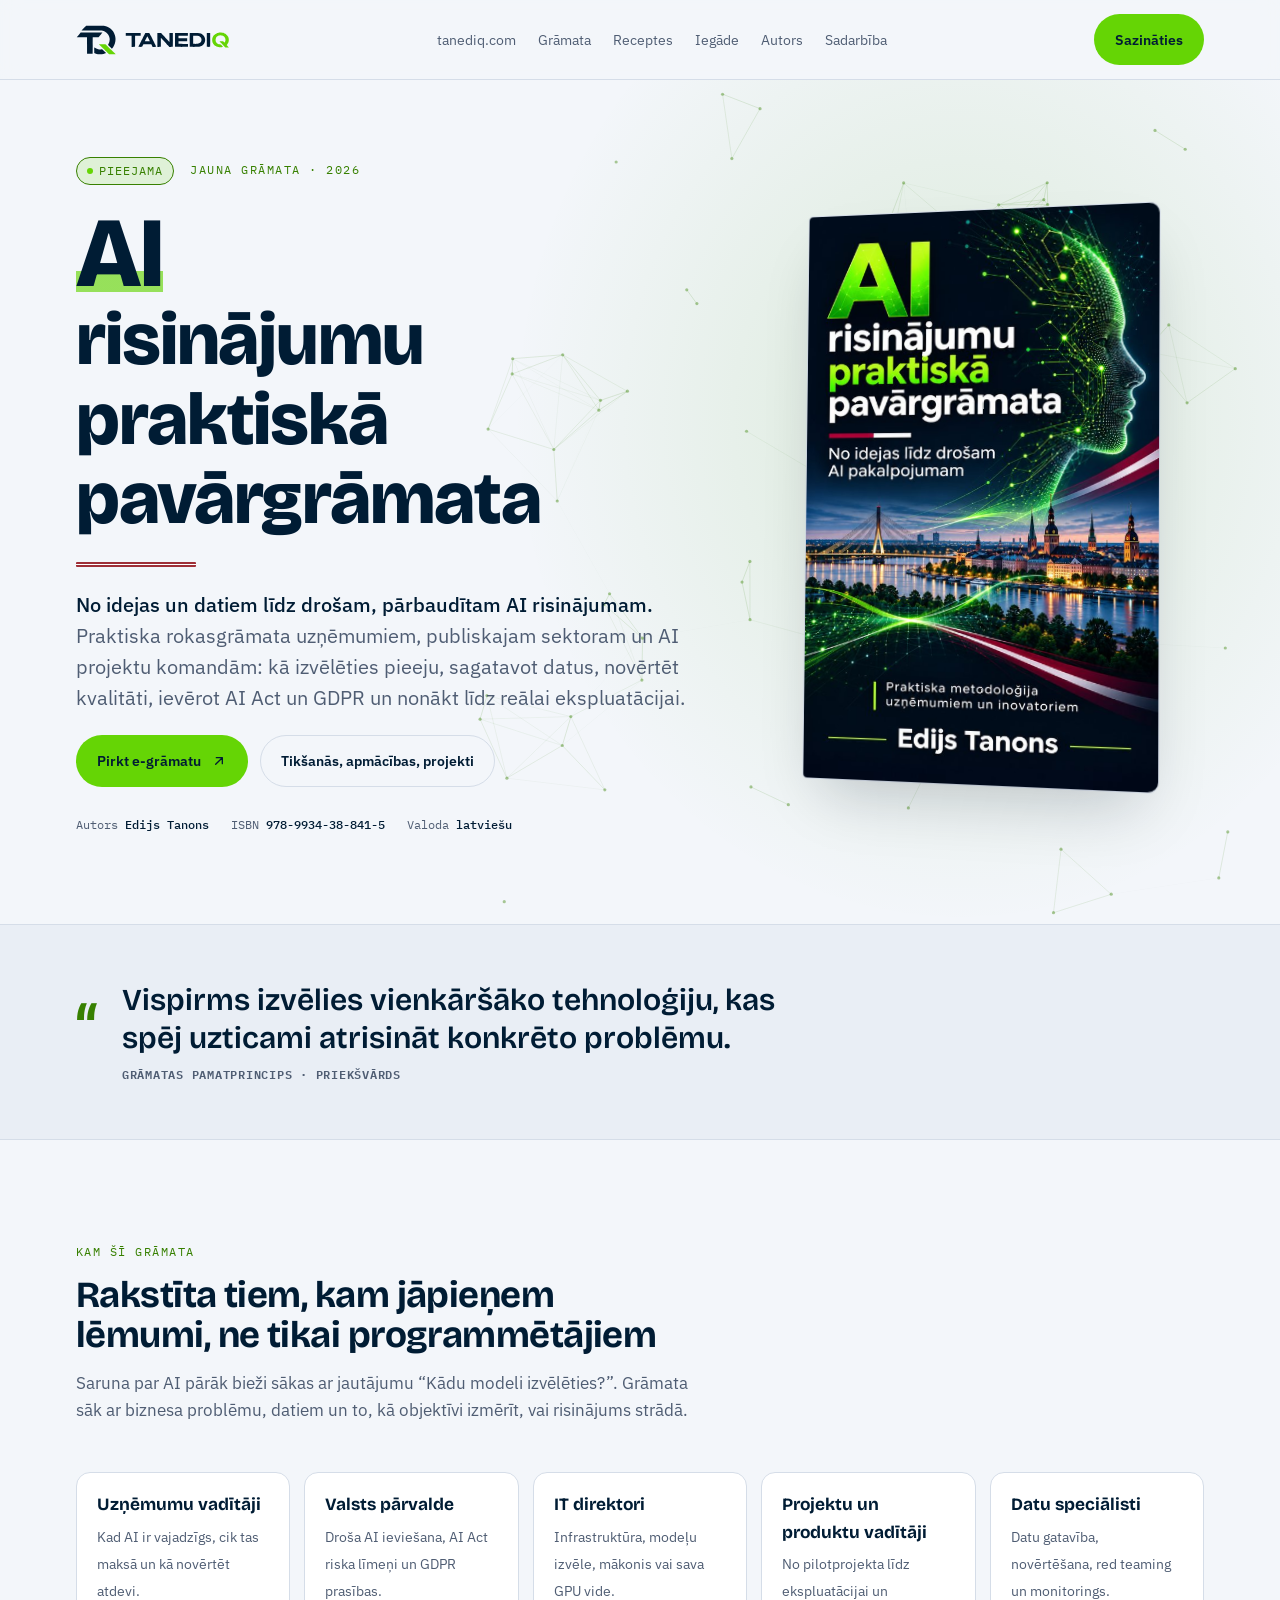
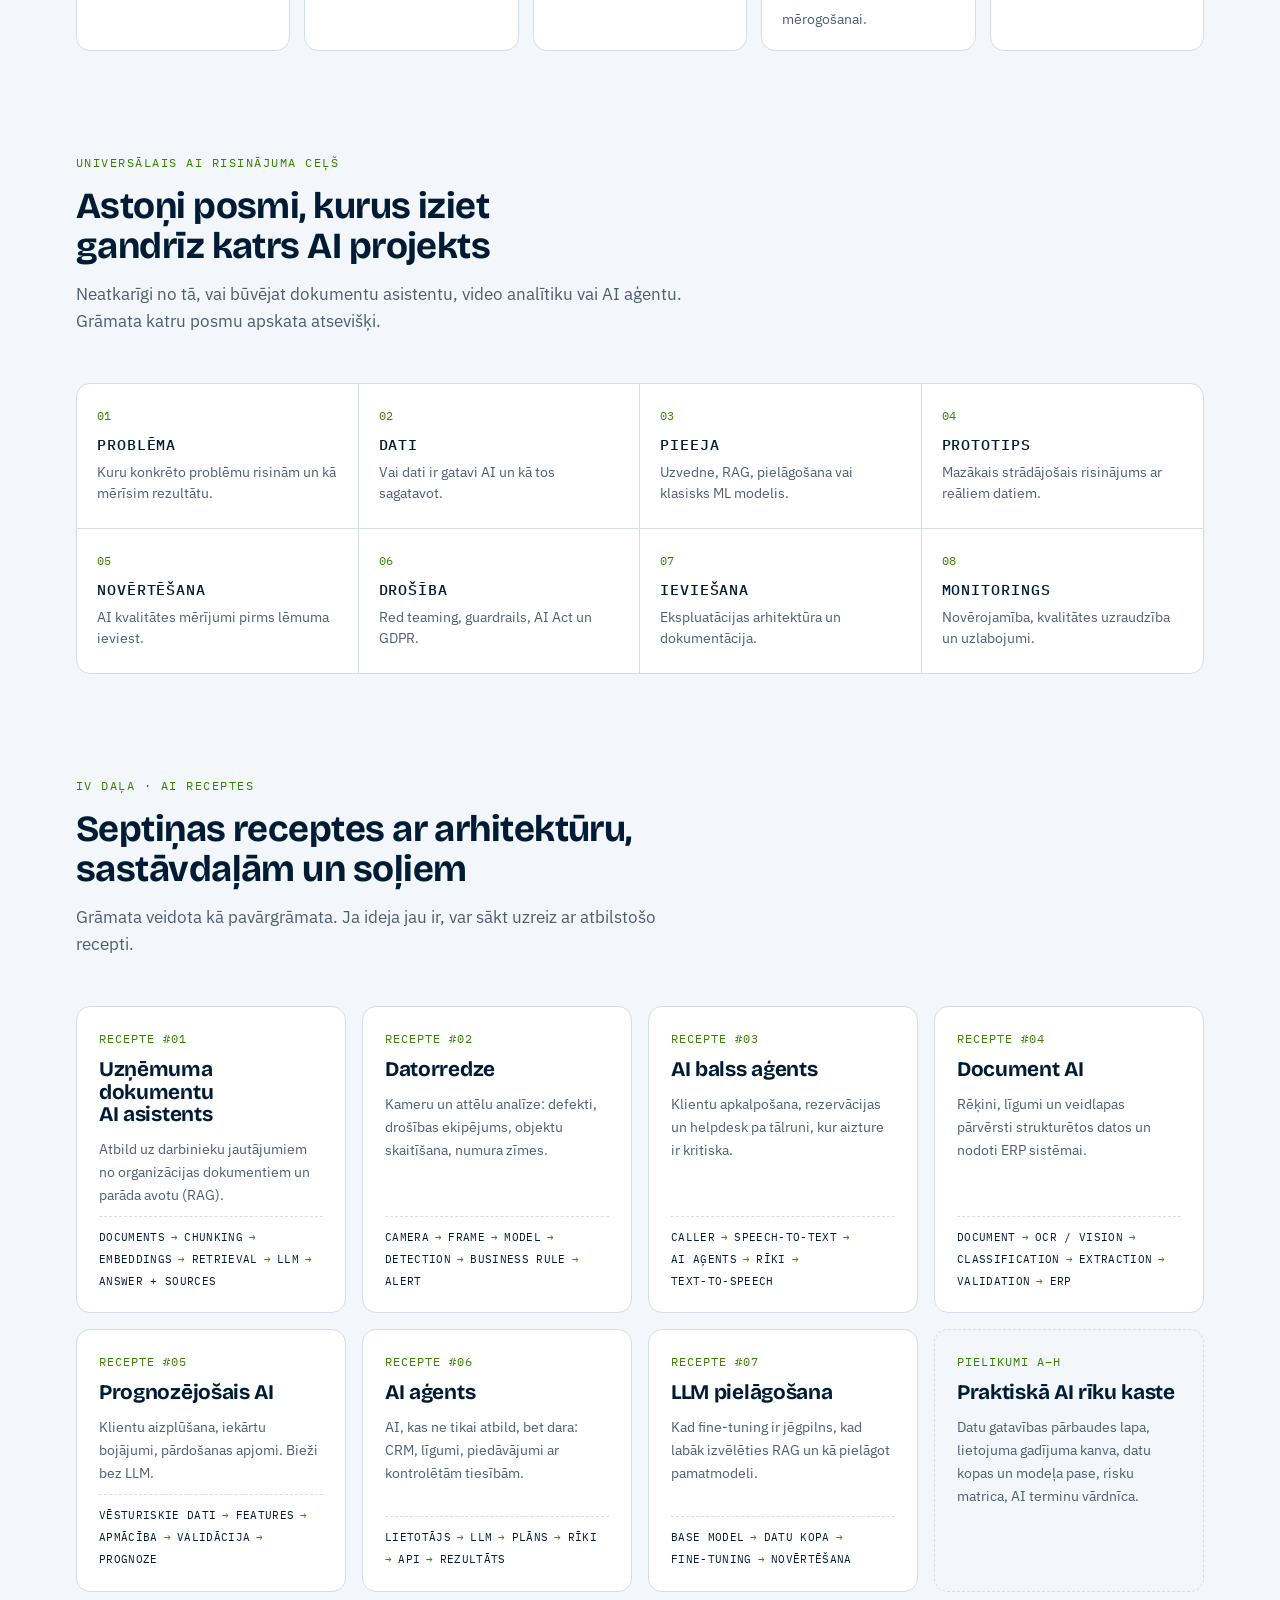
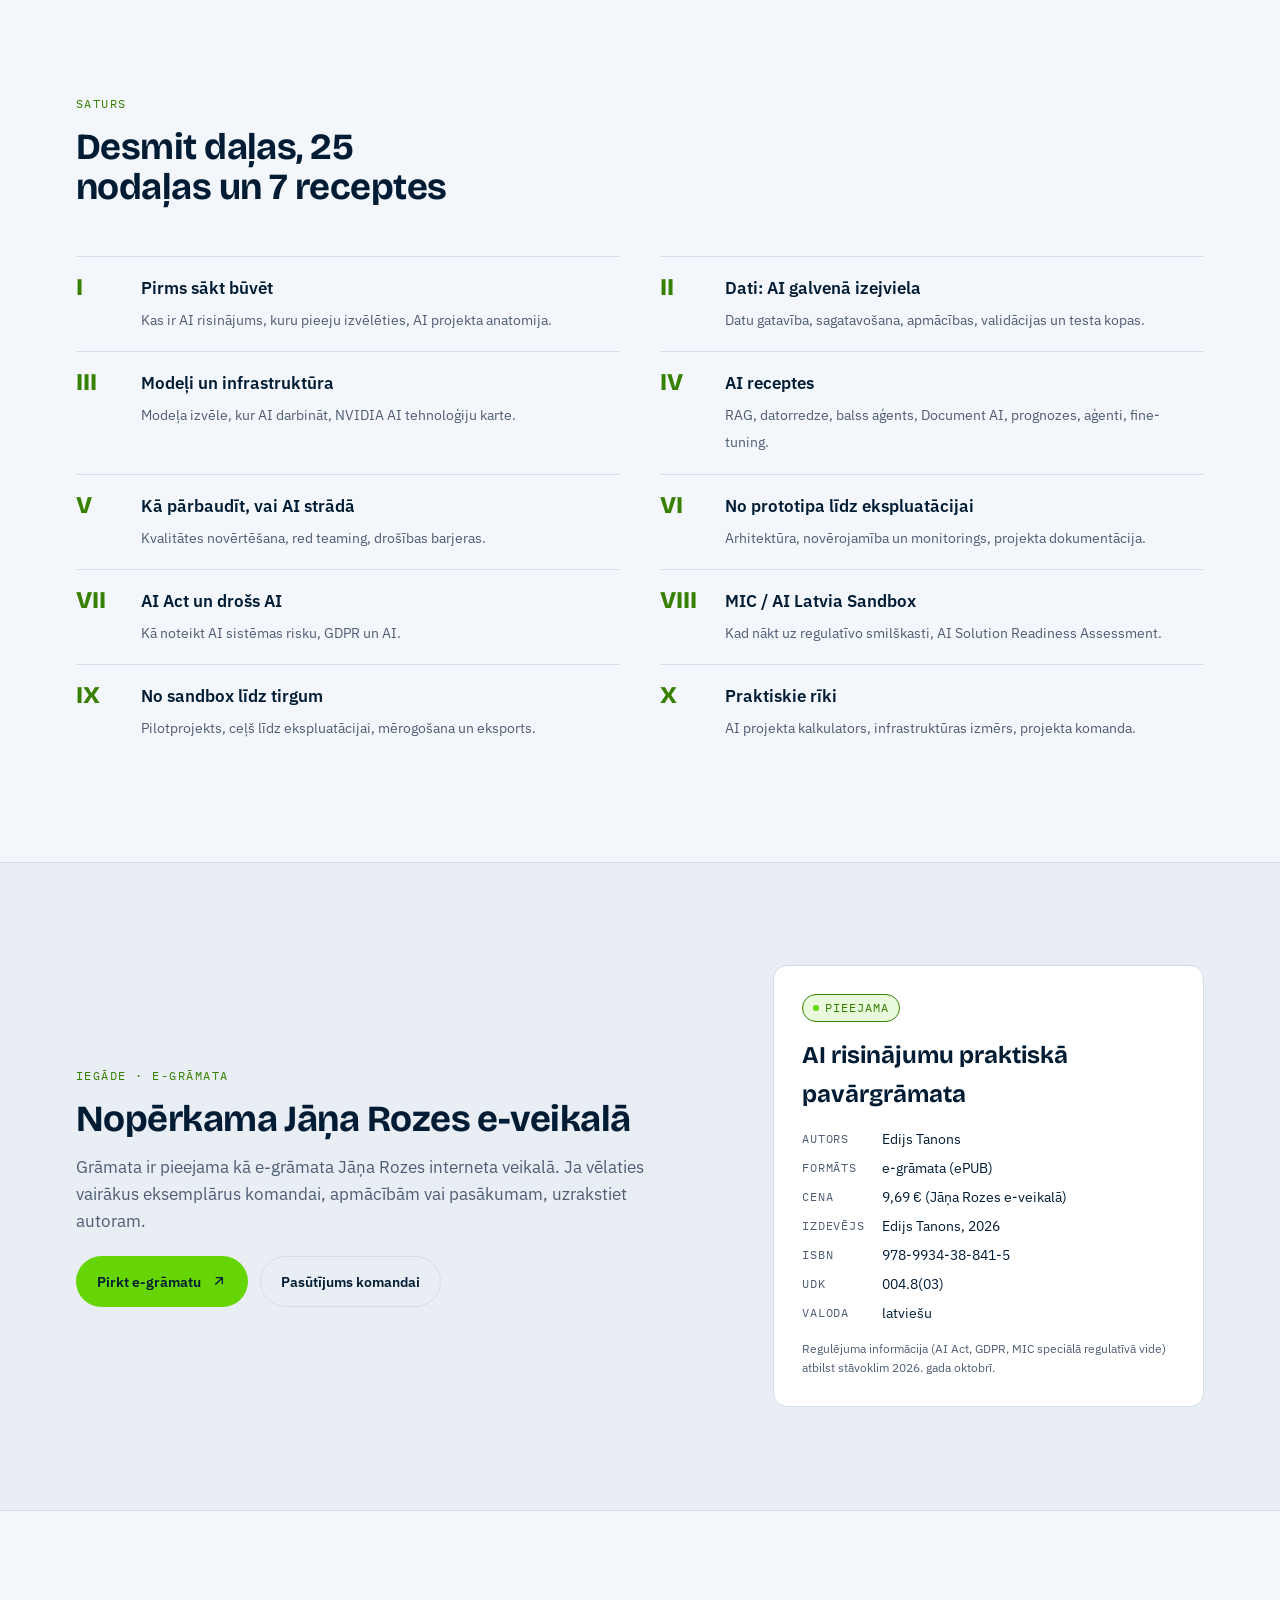
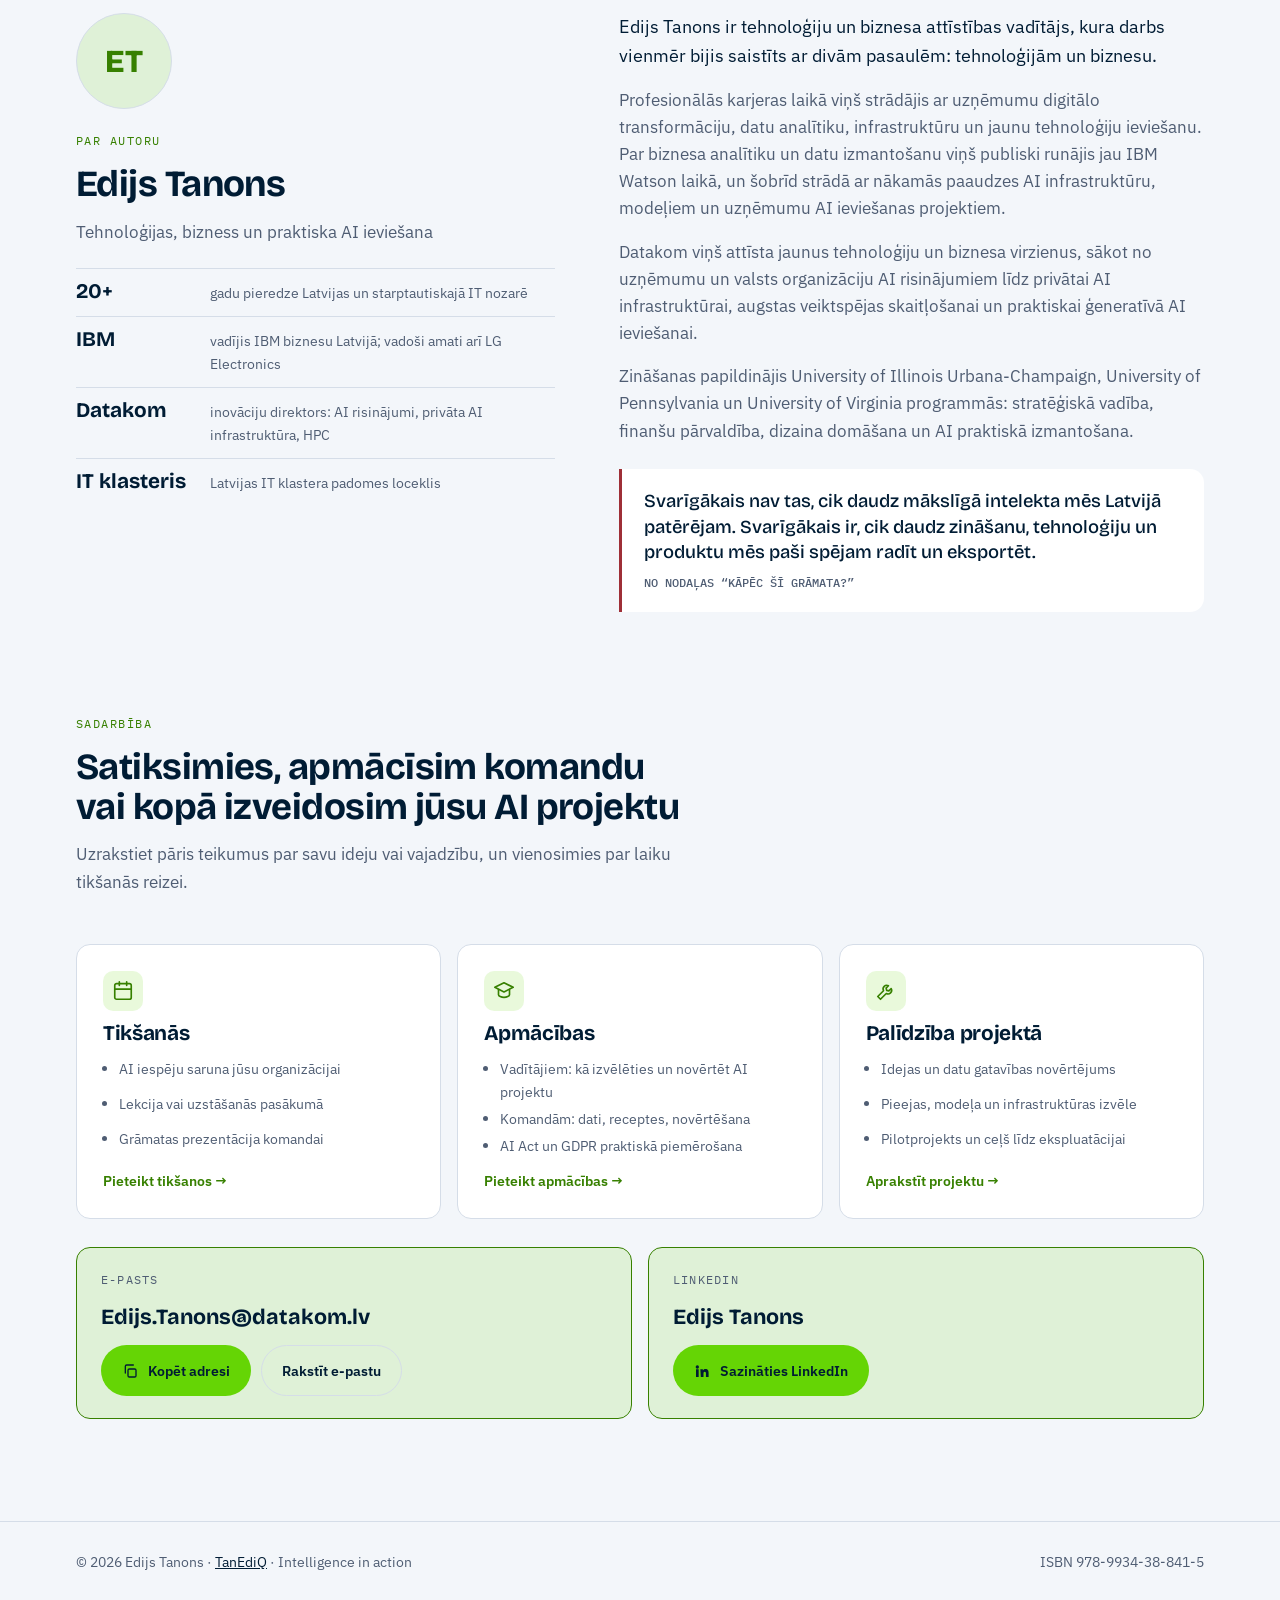
<file: gramata/index.html>
<!doctype html>
<html lang="lv">
<head>
<meta charset="utf-8">
<meta name="viewport" content="width=device-width, initial-scale=1, viewport-fit=cover">
<title>AI risinājumu praktiskā pavārgrāmata · TanEdiQ</title>
<meta name="description" content="Edija Tanona grāmata par to, kā no idejas un datiem nonākt līdz drošam, pārbaudītam AI risinājumam. E-grāmata nopērkama Jāņa Rozes e-veikalā.">
<link rel="canonical" href="https://tanediq.com/gramata/">
<meta property="og:type" content="book">
<meta property="og:title" content="AI risinājumu praktiskā pavārgrāmata · Edijs Tanons">
<meta property="og:description" content="No idejas un datiem līdz drošam, pārbaudītam AI risinājumam. E-grāmata nopērkama Jāņa Rozes e-veikalā.">
<meta property="og:url" content="https://tanediq.com/gramata/">
<meta property="og:image" content="https://tanediq.com/assets/cover.jpg">
<meta property="og:locale" content="lv_LV">
<meta property="og:site_name" content="TanEdiQ">
<meta property="book:isbn" content="9789934388415">
<meta name="twitter:card" content="summary_large_image">
<link rel="preconnect" href="https://fonts.googleapis.com">
<link rel="preconnect" href="https://fonts.gstatic.com" crossorigin>
<link rel="stylesheet" href="https://fonts.googleapis.com/css2?family=Bricolage+Grotesque:opsz,wght@12..96,500;12..96,700;12..96,800&family=IBM+Plex+Sans:wght@400;500;600&family=IBM+Plex+Mono:wght@400;500&display=swap">
<link rel="stylesheet" href="../assets/tanediq.css?v=5">
<link rel="icon" href="../icon-192.png" type="image/png" sizes="192x192">
<link rel="icon" href="../icon-96.png" type="image/png" sizes="96x96">
<link rel="icon" href="../icon-48.png" type="image/png" sizes="48x48">
<link rel="icon" href="../favicon.svg" type="image/svg+xml">
<link rel="icon" href="../favicon.ico" sizes="any">
<link rel="apple-touch-icon" href="../apple-touch-icon.png">
<script type="application/ld+json">
{
 "@context": "https://schema.org",
 "@graph": [
  {
   "@type": "Book",
   "@id": "https://tanediq.com/gramata/#book",
   "name": "AI risinājumu praktiskā pavārgrāmata",
   "alternativeHeadline": "No idejas un datiem līdz drošam, pārbaudītam AI risinājumam",
   "description": "Praktiska rokasgrāmata uzņēmumiem, publiskajam sektoram un AI projektu komandām: AI pieejas izvēle, datu sagatavošana, 7 AI receptes, kvalitātes novērtēšana, AI Act un GDPR, ceļš no pilotprojekta līdz ekspluatācijai.",
   "url": "https://tanediq.com/gramata/",
   "image": "https://tanediq.com/assets/cover.jpg",
   "inLanguage": "lv",
   "isbn": "9789934388415",
   "bookFormat": "https://schema.org/EBook",
   "copyrightYear": 2026,
   "author": {
    "@id": "https://tanediq.com/#edijs-tanons"
   },
   "publisher": {
    "@id": "https://tanediq.com/#edijs-tanons"
   },
   "about": [
    "Mākslīgais intelekts",
    "AI projektu vadība",
    "RAG",
    "Datorredze",
    "AI aģenti",
    "AI Act"
   ],
   "offers": {
    "@type": "Offer",
    "url": "https://www.janisroze.lv/lv/ai-risinajumu-prakstiska-pavargramata-e-gramata.html",
    "price": "9.69",
    "priceCurrency": "EUR",
    "availability": "https://schema.org/InStock",
    "seller": {
     "@type": "Organization",
     "name": "Jānis Roze"
    }
   }
  },
  {
   "@type": "Person",
   "@id": "https://tanediq.com/#edijs-tanons",
   "name": "Edijs Tanons",
   "url": "https://tanediq.com/",
   "jobTitle": "Inovāciju direktors",
   "worksFor": {
    "@type": "Organization",
    "name": "Datakom"
   },
   "memberOf": {
    "@type": "Organization",
    "name": "Latvijas IT klasteris"
   },
   "sameAs": [
    "https://www.linkedin.com/in/tanons"
   ],
   "knowsAbout": [
    "Mākslīgais intelekts",
    "AI risinājumu ieviešana",
    "Ģeneratīvais AI",
    "RAG",
    "AI Act",
    "GDPR",
    "AI infrastruktūra",
    "Datu analītika"
   ]
  },
  {
   "@type": "BreadcrumbList",
   "itemListElement": [
    {
     "@type": "ListItem",
     "position": 1,
     "name": "TanEdiQ",
     "item": "https://tanediq.com/"
    },
    {
     "@type": "ListItem",
     "position": 2,
     "name": "AI risinājumu praktiskā pavārgrāmata",
     "item": "https://tanediq.com/gramata/"
    }
   ]
  }
 ]
}
</script>
</head>
<body>
<header class="top">
  <div class="wrap">
    <a class="brand" href="../"><svg class="logo" viewBox="0 0 4763 929" aria-hidden="true" focusable="false"><g transform="scale(0.7938)"><clipPath id="tqlm"><rect width="1578" height="1170"/></clipPath><g clip-path="url(#tqlm)"><g transform="translate(-1320,-756)"><g transform="translate(0.000000,3258.000000) scale(0.100000,-0.100000)" fill="currentColor"><path d="M16781 24308 c-223 -227 -617 -627 -876 -888 -468 -471 -565 -571 -565 -583 0 -4 1763 -8 3918 -10 4271 -3 3932 1 4252 -56 1460 -264 2644 -1525 2815 -2997 88 -761 -98 -1569 -540 -2339 -52 -91 -95 -174 -95 -184 0 -10 61 -75 138 -147 134 -126 260 -249 791 -769 536 -524 588 -575 598 -575 38 0 380 459 577 773 592 944 900 2205 808 3307 -21 254 -80 641 -122 800 -5 19 -25 98 -45 175 -50 197 -60 232 -85 300 -12 33 -34 96 -50 140 -137 394 -282 695 -525 1095 -332 548 -905 1142 -1461 1517 -441 297 -920 518 -1423 658 -348 97 -536 135 -821 168 -184 21 -198 21 -3535 24 l-3350 3 -404 -412z M19183 22100 c-2762 -3 -4175 -8 -4181 -15 -5 -5 -65 -80 -133 -164 -68 -85 -207 -259 -309 -385 -102 -127 -316 -393 -475 -591 -158 -198 -320 -398 -360 -445 -157 -188 -205 -250 -205 -265 0 -13 204 -15 1978 -15 1567 0 1982 -3 1995 -12 16 -12 17 -224 17 -3202 1 -2112 4 -3195 11 -3207 13 -26 2185 -30 2195 -5 3 8 6 1453 7 3211 2 2828 4 3197 17 3205 9 6 449 10 1141 10 l1127 0 55 73 c86 112 313 402 403 512 44 55 136 172 204 260 69 88 240 304 382 480 350 436 366 456 399 490 27 29 39 65 22 65 -5 1 -33 2 -63 3 -30 1 -1932 0 -4227 -3z M20320 16278 c0 -7 0 -507 -2 -1111 -1 -942 0 -1099 13 -1111 8 -7 77 -37 154 -66 192 -73 214 -81 265 -95 25 -7 110 -34 190 -60 732 -234 1656 -303 2495 -184 416 59 579 97 990 234 351 117 488 176 483 208 -2 11 -115 128 -253 261 -137 132 -472 458 -743 725 -272 267 -504 490 -515 495 -15 5 -74 -2 -177 -22 -479 -94 -859 -89 -1373 19 -458 96 -989 347 -1444 681 -53 39 -83 48 -83 26z M5845 11660 l-80 -5 0 -440 0 -440 895 -2 c819 -3 896 -4 907 -20 10 -12 13 -391 13 -1707 0 -1331 3 -1692 13 -1698 19 -12 1025 -10 1048 2 19 11 19 40 19 1703 0 1304 3 1696 12 1705 9 9 212 12 854 12 717 0 843 2 853 14 15 17 16 855 2 869 -9 9 -4396 16 -4536 7z M11839 11650 c-9 -8 -90 -159 -179 -335 -204 -401 -379 -743 -440 -860 -26 -49 -125 -243 -220 -430 -95 -187 -210 -412 -255 -500 -45 -88 -141 -275 -213 -415 -71 -140 -193 -379 -270 -530 -77 -151 -205 -403 -285 -560 -79 -157 -186 -365 -236 -463 -50 -98 -91 -184 -91 -191 0 -24 37 -26 598 -26 539 0 552 0 572 20 11 11 20 25 20 30 0 20 371 755 387 768 21 15 2403 18 2432 2 10 -5 28 -33 41 -62 12 -29 71 -149 129 -268 59 -118 131 -267 161 -330 29 -63 62 -125 73 -137 l20 -23 571 0 c354 0 577 4 586 10 17 11 -540 1134 -1180 2378 -49 94 -144 279 -211 410 -155 303 -243 470 -288 552 -20 36 -42 76 -49 90 -65 138 -440 861 -453 875 -18 18 -1199 13 -1220 -5z m891 -1566 c389 -780 492 -993 486 -1009 -5 -15 -1492 -24 -1530 -9 -9 3 -16 13 -16 21 0 14 175 368 540 1088 100 198 192 379 203 403 13 27 27 42 37 40 9 -2 120 -213 280 -534z M15568 11657 l-21 -7 5 -2146 c5 -1805 8 -2148 19 -2155 27 -17 1036 -11 1053 6 13 14 15 168 13 1396 -3 1518 -7 1430 56 1358 34 -37 363 -395 667 -723 332 -359 574 -624 794 -871 54 -60 133 -146 176 -190 42 -44 101 -107 131 -141 30 -33 180 -197 334 -364 154 -167 313 -340 354 -384 40 -45 81 -84 90 -88 27 -12 1094 -8 1109 4 18 15 18 4308 0 4309 -153 9 -1042 -2 -1049 -12 -6 -8 -7 -598 -4 -1392 7 -1563 14 -1438 -74 -1340 -25 28 -102 113 -170 190 -69 76 -154 170 -190 208 -36 39 -132 142 -212 230 -81 88 -250 272 -375 409 -126 138 -258 282 -294 321 -119 132 -394 429 -485 525 -50 52 -119 127 -155 165 -35 39 -143 153 -240 255 -97 102 -201 212 -230 245 -29 33 -83 92 -118 130 l-64 70 -550 0 c-302 0 -558 -3 -570 -8z M21065 11660 l-40 -5 -3 -2144 c-1 -1601 1 -2147 9 -2158 16 -19 3967 -19 3993 0 15 11 16 56 14 462 l-3 450 -1457 5 c-1008 3 -1460 8 -1468 16 -7 7 -9 139 -8 415 l3 404 90 7 c50 4 648 7 1330 6 682 -1 1246 1 1253 5 17 11 18 847 0 865 -9 9 -319 12 -1333 12 -1014 0 -1324 3 -1333 12 -21 21 -17 732 4 749 13 11 270 13 1443 14 784 0 1432 4 1439 8 14 10 18 862 3 871 -11 7 -3883 13 -3936 6z M25985 11662 c-246 -1 -393 -6 -399 -12 -15 -15 -19 -4279 -4 -4297 13 -17 2198 -19 2440 -3 695 47 1275 279 1707 686 645 607 812 1561 417 2389 -248 520 -753 920 -1401 1109 -33 10 -73 22 -90 28 -75 23 -275 57 -510 84 -152 18 -963 24 -2160 16z m1895 -896 c803 -18 1355 -526 1354 -1246 -1 -663 -497 -1151 -1254 -1235 -188 -21 -1317 -17 -1330 5 -12 18 -13 2449 -2 2467 12 18 601 23 1232 9z M30910 11660 l-45 -5 -3 -2144 c-1 -1576 1 -2147 9 -2157 16 -19 1018 -21 1037 -2 18 18 17 4293 0 4305 -14 9 -923 11 -998 3z"/></g><g transform="translate(0.000000,3258.000000) scale(0.100000,-0.100000)" class="logo-g"><path d="M22198 17498 c-53 -18 -13 -83 94 -155 20 -13 42 -38 48 -54 7 -16 27 -41 44 -55 33 -28 105 -98 659 -639 192 -187 358 -346 370 -355 12 -8 155 -148 318 -310 467 -465 669 -660 684 -660 7 0 25 -20 39 -44 14 -24 38 -51 53 -61 15 -10 106 -95 201 -189 95 -94 181 -175 190 -179 10 -5 26 -23 36 -40 10 -18 59 -68 108 -112 96 -86 115 -105 247 -237 47 -49 94 -90 103 -93 9 -4 20 -14 23 -24 3 -11 45 -56 93 -102 48 -46 130 -127 182 -179 52 -52 122 -121 155 -152 33 -32 80 -78 104 -103 25 -25 49 -45 54 -45 5 0 29 -16 53 -36 l44 -37 1243 -2 c683 -1 1252 1 1265 6 32 12 27 39 -16 84 -101 106 -632 617 -669 644 -23 17 -49 44 -57 60 -9 16 -30 41 -48 56 -46 37 -377 354 -408 389 -48 56 -116 122 -290 283 -96 90 -184 172 -195 184 -130 138 -437 434 -462 445 -18 8 -40 29 -49 47 -18 34 -413 425 -448 442 -12 6 -26 22 -33 35 -13 28 -412 415 -455 443 -16 10 -28 23 -28 31 0 16 -419 424 -452 440 -13 6 -30 26 -39 43 -9 18 -36 49 -60 69 -24 20 -69 62 -99 94 -40 43 -66 61 -97 69 -54 15 -2465 14 -2505 -1z M34850 11770 c-102 -4 -212 -13 -245 -19 -119 -22 -192 -39 -295 -68 -58 -17 -127 -36 -155 -44 -27 -7 -61 -21 -75 -30 -14 -10 -52 -25 -85 -35 -89 -25 -403 -194 -534 -288 -206 -146 -456 -392 -534 -525 -18 -29 -52 -83 -76 -120 -71 -106 -201 -374 -215 -445 -8 -34 -23 -94 -34 -132 -97 -323 -95 -943 3 -1174 9 -19 24 -64 34 -100 36 -122 107 -291 147 -350 17 -25 42 -65 55 -90 13 -25 41 -70 62 -100 21 -30 52 -75 69 -100 16 -25 50 -60 74 -78 24 -18 44 -39 44 -47 0 -37 420 -393 466 -395 7 0 35 -16 62 -35 248 -170 767 -333 1165 -365 259 -21 678 -6 742 27 17 8 57 17 90 19 59 5 118 16 183 36 36 11 66 56 55 84 -7 20 -76 97 -158 179 -34 33 -74 77 -89 98 -15 21 -38 43 -50 49 -13 5 -31 24 -41 41 -21 35 -264 304 -294 325 -12 9 -77 16 -183 22 -89 5 -192 16 -228 24 -312 70 -359 84 -430 126 -36 22 -76 43 -90 49 -14 5 -50 26 -80 45 -30 20 -60 36 -68 36 -17 0 -229 203 -262 251 -14 21 -48 70 -76 111 -42 61 -144 269 -144 294 0 4 -10 18 -22 31 -38 41 -63 445 -39 635 10 71 58 246 93 338 72 185 298 468 453 565 17 11 46 31 65 46 87 67 350 182 465 203 44 8 112 22 150 30 99 22 293 31 398 17 48 -6 126 -16 175 -21 98 -12 202 -35 247 -55 17 -7 59 -24 95 -36 36 -13 81 -33 100 -45 19 -12 58 -27 85 -34 28 -8 61 -24 75 -39 14 -15 48 -42 75 -60 28 -19 76 -58 107 -88 31 -29 60 -53 65 -53 5 0 23 -19 40 -42 17 -24 65 -88 107 -143 41 -55 87 -129 102 -165 15 -36 37 -83 49 -105 13 -22 26 -60 30 -85 4 -25 15 -75 25 -112 41 -151 51 -430 20 -553 -6 -22 -17 -75 -25 -118 -9 -47 -31 -114 -58 -170 -25 -51 -47 -104 -50 -118 -4 -14 -18 -38 -32 -53 -14 -15 -32 -41 -41 -59 -21 -42 -64 -87 -83 -87 -8 0 -49 35 -90 78 -42 43 -85 85 -96 93 -18 13 -46 47 -138 167 -48 64 -38 63 -590 63 -541 1 -576 -2 -577 -53 0 -10 110 -120 148 -147 18 -12 39 -36 48 -53 8 -16 77 -92 152 -168 75 -77 160 -166 187 -199 28 -34 65 -70 83 -82 18 -12 40 -33 49 -48 9 -14 40 -51 70 -81 29 -30 85 -91 124 -135 39 -44 91 -96 116 -116 24 -19 52 -49 63 -66 10 -17 35 -46 56 -65 20 -18 46 -44 58 -57 11 -13 40 -44 63 -70 22 -25 74 -84 115 -130 137 -158 420 -449 442 -455 35 -9 938 -6 980 3 51 12 63 25 45 49 -66 91 -110 145 -153 188 -105 106 -156 160 -156 167 0 5 -42 56 -94 115 -195 221 -216 247 -216 264 0 9 36 57 79 105 44 48 93 106 110 128 115 152 241 341 241 362 0 7 11 30 24 51 23 37 132 353 160 467 60 241 57 697 -5 950 -5 22 -16 67 -24 100 -18 75 -62 215 -74 229 -4 6 -20 44 -35 83 -15 40 -32 76 -37 79 -6 3 -21 29 -33 57 -23 51 -39 75 -178 269 -120 169 -319 365 -468 463 -25 16 -60 42 -78 57 -18 15 -51 38 -73 50 -22 13 -66 38 -97 55 -87 50 -218 112 -307 145 -151 58 -307 108 -336 108 -15 0 -40 5 -56 11 -30 11 -137 33 -278 55 -112 18 -459 25 -705 14z"/></g></g></g></g><g transform="translate(1510.7,206.4)"><clipPath id="tqlw"><rect width="3252" height="516"/></clipPath><g clip-path="url(#tqlw)"><g transform="translate(-546,-2052)"><g transform="translate(0.000000,3258.000000) scale(0.100000,-0.100000)" fill="currentColor"><path d="M16781 24308 c-223 -227 -617 -627 -876 -888 -468 -471 -565 -571 -565 -583 0 -4 1763 -8 3918 -10 4271 -3 3932 1 4252 -56 1460 -264 2644 -1525 2815 -2997 88 -761 -98 -1569 -540 -2339 -52 -91 -95 -174 -95 -184 0 -10 61 -75 138 -147 134 -126 260 -249 791 -769 536 -524 588 -575 598 -575 38 0 380 459 577 773 592 944 900 2205 808 3307 -21 254 -80 641 -122 800 -5 19 -25 98 -45 175 -50 197 -60 232 -85 300 -12 33 -34 96 -50 140 -137 394 -282 695 -525 1095 -332 548 -905 1142 -1461 1517 -441 297 -920 518 -1423 658 -348 97 -536 135 -821 168 -184 21 -198 21 -3535 24 l-3350 3 -404 -412z M19183 22100 c-2762 -3 -4175 -8 -4181 -15 -5 -5 -65 -80 -133 -164 -68 -85 -207 -259 -309 -385 -102 -127 -316 -393 -475 -591 -158 -198 -320 -398 -360 -445 -157 -188 -205 -250 -205 -265 0 -13 204 -15 1978 -15 1567 0 1982 -3 1995 -12 16 -12 17 -224 17 -3202 1 -2112 4 -3195 11 -3207 13 -26 2185 -30 2195 -5 3 8 6 1453 7 3211 2 2828 4 3197 17 3205 9 6 449 10 1141 10 l1127 0 55 73 c86 112 313 402 403 512 44 55 136 172 204 260 69 88 240 304 382 480 350 436 366 456 399 490 27 29 39 65 22 65 -5 1 -33 2 -63 3 -30 1 -1932 0 -4227 -3z M20320 16278 c0 -7 0 -507 -2 -1111 -1 -942 0 -1099 13 -1111 8 -7 77 -37 154 -66 192 -73 214 -81 265 -95 25 -7 110 -34 190 -60 732 -234 1656 -303 2495 -184 416 59 579 97 990 234 351 117 488 176 483 208 -2 11 -115 128 -253 261 -137 132 -472 458 -743 725 -272 267 -504 490 -515 495 -15 5 -74 -2 -177 -22 -479 -94 -859 -89 -1373 19 -458 96 -989 347 -1444 681 -53 39 -83 48 -83 26z M5845 11660 l-80 -5 0 -440 0 -440 895 -2 c819 -3 896 -4 907 -20 10 -12 13 -391 13 -1707 0 -1331 3 -1692 13 -1698 19 -12 1025 -10 1048 2 19 11 19 40 19 1703 0 1304 3 1696 12 1705 9 9 212 12 854 12 717 0 843 2 853 14 15 17 16 855 2 869 -9 9 -4396 16 -4536 7z M11839 11650 c-9 -8 -90 -159 -179 -335 -204 -401 -379 -743 -440 -860 -26 -49 -125 -243 -220 -430 -95 -187 -210 -412 -255 -500 -45 -88 -141 -275 -213 -415 -71 -140 -193 -379 -270 -530 -77 -151 -205 -403 -285 -560 -79 -157 -186 -365 -236 -463 -50 -98 -91 -184 -91 -191 0 -24 37 -26 598 -26 539 0 552 0 572 20 11 11 20 25 20 30 0 20 371 755 387 768 21 15 2403 18 2432 2 10 -5 28 -33 41 -62 12 -29 71 -149 129 -268 59 -118 131 -267 161 -330 29 -63 62 -125 73 -137 l20 -23 571 0 c354 0 577 4 586 10 17 11 -540 1134 -1180 2378 -49 94 -144 279 -211 410 -155 303 -243 470 -288 552 -20 36 -42 76 -49 90 -65 138 -440 861 -453 875 -18 18 -1199 13 -1220 -5z m891 -1566 c389 -780 492 -993 486 -1009 -5 -15 -1492 -24 -1530 -9 -9 3 -16 13 -16 21 0 14 175 368 540 1088 100 198 192 379 203 403 13 27 27 42 37 40 9 -2 120 -213 280 -534z M15568 11657 l-21 -7 5 -2146 c5 -1805 8 -2148 19 -2155 27 -17 1036 -11 1053 6 13 14 15 168 13 1396 -3 1518 -7 1430 56 1358 34 -37 363 -395 667 -723 332 -359 574 -624 794 -871 54 -60 133 -146 176 -190 42 -44 101 -107 131 -141 30 -33 180 -197 334 -364 154 -167 313 -340 354 -384 40 -45 81 -84 90 -88 27 -12 1094 -8 1109 4 18 15 18 4308 0 4309 -153 9 -1042 -2 -1049 -12 -6 -8 -7 -598 -4 -1392 7 -1563 14 -1438 -74 -1340 -25 28 -102 113 -170 190 -69 76 -154 170 -190 208 -36 39 -132 142 -212 230 -81 88 -250 272 -375 409 -126 138 -258 282 -294 321 -119 132 -394 429 -485 525 -50 52 -119 127 -155 165 -35 39 -143 153 -240 255 -97 102 -201 212 -230 245 -29 33 -83 92 -118 130 l-64 70 -550 0 c-302 0 -558 -3 -570 -8z M21065 11660 l-40 -5 -3 -2144 c-1 -1601 1 -2147 9 -2158 16 -19 3967 -19 3993 0 15 11 16 56 14 462 l-3 450 -1457 5 c-1008 3 -1460 8 -1468 16 -7 7 -9 139 -8 415 l3 404 90 7 c50 4 648 7 1330 6 682 -1 1246 1 1253 5 17 11 18 847 0 865 -9 9 -319 12 -1333 12 -1014 0 -1324 3 -1333 12 -21 21 -17 732 4 749 13 11 270 13 1443 14 784 0 1432 4 1439 8 14 10 18 862 3 871 -11 7 -3883 13 -3936 6z M25985 11662 c-246 -1 -393 -6 -399 -12 -15 -15 -19 -4279 -4 -4297 13 -17 2198 -19 2440 -3 695 47 1275 279 1707 686 645 607 812 1561 417 2389 -248 520 -753 920 -1401 1109 -33 10 -73 22 -90 28 -75 23 -275 57 -510 84 -152 18 -963 24 -2160 16z m1895 -896 c803 -18 1355 -526 1354 -1246 -1 -663 -497 -1151 -1254 -1235 -188 -21 -1317 -17 -1330 5 -12 18 -13 2449 -2 2467 12 18 601 23 1232 9z M30910 11660 l-45 -5 -3 -2144 c-1 -1576 1 -2147 9 -2157 16 -19 1018 -21 1037 -2 18 18 17 4293 0 4305 -14 9 -923 11 -998 3z"/></g><g transform="translate(0.000000,3258.000000) scale(0.100000,-0.100000)" class="logo-g"><path d="M22198 17498 c-53 -18 -13 -83 94 -155 20 -13 42 -38 48 -54 7 -16 27 -41 44 -55 33 -28 105 -98 659 -639 192 -187 358 -346 370 -355 12 -8 155 -148 318 -310 467 -465 669 -660 684 -660 7 0 25 -20 39 -44 14 -24 38 -51 53 -61 15 -10 106 -95 201 -189 95 -94 181 -175 190 -179 10 -5 26 -23 36 -40 10 -18 59 -68 108 -112 96 -86 115 -105 247 -237 47 -49 94 -90 103 -93 9 -4 20 -14 23 -24 3 -11 45 -56 93 -102 48 -46 130 -127 182 -179 52 -52 122 -121 155 -152 33 -32 80 -78 104 -103 25 -25 49 -45 54 -45 5 0 29 -16 53 -36 l44 -37 1243 -2 c683 -1 1252 1 1265 6 32 12 27 39 -16 84 -101 106 -632 617 -669 644 -23 17 -49 44 -57 60 -9 16 -30 41 -48 56 -46 37 -377 354 -408 389 -48 56 -116 122 -290 283 -96 90 -184 172 -195 184 -130 138 -437 434 -462 445 -18 8 -40 29 -49 47 -18 34 -413 425 -448 442 -12 6 -26 22 -33 35 -13 28 -412 415 -455 443 -16 10 -28 23 -28 31 0 16 -419 424 -452 440 -13 6 -30 26 -39 43 -9 18 -36 49 -60 69 -24 20 -69 62 -99 94 -40 43 -66 61 -97 69 -54 15 -2465 14 -2505 -1z M34850 11770 c-102 -4 -212 -13 -245 -19 -119 -22 -192 -39 -295 -68 -58 -17 -127 -36 -155 -44 -27 -7 -61 -21 -75 -30 -14 -10 -52 -25 -85 -35 -89 -25 -403 -194 -534 -288 -206 -146 -456 -392 -534 -525 -18 -29 -52 -83 -76 -120 -71 -106 -201 -374 -215 -445 -8 -34 -23 -94 -34 -132 -97 -323 -95 -943 3 -1174 9 -19 24 -64 34 -100 36 -122 107 -291 147 -350 17 -25 42 -65 55 -90 13 -25 41 -70 62 -100 21 -30 52 -75 69 -100 16 -25 50 -60 74 -78 24 -18 44 -39 44 -47 0 -37 420 -393 466 -395 7 0 35 -16 62 -35 248 -170 767 -333 1165 -365 259 -21 678 -6 742 27 17 8 57 17 90 19 59 5 118 16 183 36 36 11 66 56 55 84 -7 20 -76 97 -158 179 -34 33 -74 77 -89 98 -15 21 -38 43 -50 49 -13 5 -31 24 -41 41 -21 35 -264 304 -294 325 -12 9 -77 16 -183 22 -89 5 -192 16 -228 24 -312 70 -359 84 -430 126 -36 22 -76 43 -90 49 -14 5 -50 26 -80 45 -30 20 -60 36 -68 36 -17 0 -229 203 -262 251 -14 21 -48 70 -76 111 -42 61 -144 269 -144 294 0 4 -10 18 -22 31 -38 41 -63 445 -39 635 10 71 58 246 93 338 72 185 298 468 453 565 17 11 46 31 65 46 87 67 350 182 465 203 44 8 112 22 150 30 99 22 293 31 398 17 48 -6 126 -16 175 -21 98 -12 202 -35 247 -55 17 -7 59 -24 95 -36 36 -13 81 -33 100 -45 19 -12 58 -27 85 -34 28 -8 61 -24 75 -39 14 -15 48 -42 75 -60 28 -19 76 -58 107 -88 31 -29 60 -53 65 -53 5 0 23 -19 40 -42 17 -24 65 -88 107 -143 41 -55 87 -129 102 -165 15 -36 37 -83 49 -105 13 -22 26 -60 30 -85 4 -25 15 -75 25 -112 41 -151 51 -430 20 -553 -6 -22 -17 -75 -25 -118 -9 -47 -31 -114 -58 -170 -25 -51 -47 -104 -50 -118 -4 -14 -18 -38 -32 -53 -14 -15 -32 -41 -41 -59 -21 -42 -64 -87 -83 -87 -8 0 -49 35 -90 78 -42 43 -85 85 -96 93 -18 13 -46 47 -138 167 -48 64 -38 63 -590 63 -541 1 -576 -2 -577 -53 0 -10 110 -120 148 -147 18 -12 39 -36 48 -53 8 -16 77 -92 152 -168 75 -77 160 -166 187 -199 28 -34 65 -70 83 -82 18 -12 40 -33 49 -48 9 -14 40 -51 70 -81 29 -30 85 -91 124 -135 39 -44 91 -96 116 -116 24 -19 52 -49 63 -66 10 -17 35 -46 56 -65 20 -18 46 -44 58 -57 11 -13 40 -44 63 -70 22 -25 74 -84 115 -130 137 -158 420 -449 442 -455 35 -9 938 -6 980 3 51 12 63 25 45 49 -66 91 -110 145 -153 188 -105 106 -156 160 -156 167 0 5 -42 56 -94 115 -195 221 -216 247 -216 264 0 9 36 57 79 105 44 48 93 106 110 128 115 152 241 341 241 362 0 7 11 30 24 51 23 37 132 353 160 467 60 241 57 697 -5 950 -5 22 -16 67 -24 100 -18 75 -62 215 -74 229 -4 6 -20 44 -35 83 -15 40 -32 76 -37 79 -6 3 -21 29 -33 57 -23 51 -39 75 -178 269 -120 169 -319 365 -468 463 -25 16 -60 42 -78 57 -18 15 -51 38 -73 50 -22 13 -66 38 -97 55 -87 50 -218 112 -307 145 -151 58 -307 108 -336 108 -15 0 -40 5 -56 11 -30 11 -137 33 -278 55 -112 18 -459 25 -705 14z"/></g></g></g></g></svg><span class="sr-only">TanEdiQ</span></a>
    <nav class="links" aria-label="Lapas sadaļas">
      <a href="../">tanediq.com</a>
      <a href="#gramata">Grāmata</a>
      <a href="#receptes">Receptes</a>
      <a href="#iegade">Iegāde</a>
      <a href="#autors">Autors</a>
      <a href="#sadarbiba">Sadarbība</a>
    </nav>
    <a class="btn btn-primary" data-goatcounter-click="gramata/galvene-sazinaties" href="#sadarbiba">Sazināties</a>
  </div>
</header>

<main id="top">
  <section class="hero" id="gramata" aria-labelledby="hero-title">
    <canvas id="net" aria-hidden="true"></canvas>
    <div class="wrap hero-grid">
      <div class="hero-copy">
        <span class="eyebrow"><span class="chip">Pieejama</span> Jauna grāmata · 2026</span>
        <h1 id="hero-title"><span class="ai">AI</span> risinājumu praktiskā pavārgrāmata</h1>
        <span class="flag" aria-hidden="true"></span>
        <p class="lede"><strong>No idejas un datiem līdz drošam, pārbaudītam AI risinājumam.</strong> Praktiska rokasgrāmata uzņēmumiem, publiskajam sektoram un AI projektu komandām: kā izvēlēties pieeju, sagatavot datus, novērtēt kvalitāti, ievērot AI Act un GDPR un nonākt līdz reālai ekspluatācijai.</p>
        <div class="cta-row">
          <a class="btn btn-primary" data-goatcounter-click="gramata/hero-pirkt" href="https://www.janisroze.lv/lv/ai-risinajumu-prakstiska-pavargramata-e-gramata.html" target="_blank" rel="noopener">Pirkt e-grāmatu
            <svg viewBox="0 0 24 24" fill="none" stroke="currentColor" stroke-width="2" stroke-linecap="round" stroke-linejoin="round" aria-hidden="true"><path d="M7 17 17 7M8 7h9v9"/></svg></a>
          <a class="btn btn-ghost" data-goatcounter-click="gramata/hero-sadarbiba" href="#sadarbiba">Tikšanās, apmācības, projekti</a>
        </div>
        <div class="meta">
          <span>Autors <b>Edijs Tanons</b></span>
          <span>ISBN <b>978-9934-38-841-5</b></span>
          <span>Valoda <b>latviešu</b></span>
        </div>
      </div>
      <div class="cover-wrap">
        <img class="cover" src="../assets/cover.jpg" alt="Grāmatas vāks: AI risinājumu praktiskā pavārgrāmata. No idejas līdz drošam AI pakalpojumam. Edijs Tanons." width="620" height="991">
      </div>
    </div>
  </section>

  <div class="principle">
    <div class="wrap">
      <span class="mark" aria-hidden="true">“</span>
      <blockquote>Vispirms izvēlies vienkāršāko tehnoloģiju, kas spēj uzticami atrisināt konkrēto problēmu.
        <cite>GRĀMATAS PAMATPRINCIPS · PRIEKŠVĀRDS</cite></blockquote>
    </div>
  </div>

  <section aria-labelledby="kam-title">
    <div class="wrap">
      <div class="sec-head">
        <span class="eyebrow">Kam šī grāmata</span>
        <h2 id="kam-title">Rakstīta tiem, kam jāpieņem lēmumi, ne tikai programmētājiem</h2>
        <p>Saruna par AI pārāk bieži sākas ar jautājumu “Kādu modeli izvēlēties?”. Grāmata sāk ar biznesa problēmu, datiem un to, kā objektīvi izmērīt, vai risinājums strādā.</p>
      </div>
      <div class="aud">
        <div><b>Uzņēmumu vadītāji</b><span>Kad AI ir vajadzīgs, cik tas maksā un kā novērtēt atdevi.</span></div>
        <div><b>Valsts pārvalde</b><span>Droša AI ieviešana, AI Act riska līmeņi un GDPR prasības.</span></div>
        <div><b>IT direktori</b><span>Infrastruktūra, modeļu izvēle, mākonis vai sava GPU vide.</span></div>
        <div><b>Projektu un produktu vadītāji</b><span>No pilotprojekta līdz ekspluatācijai un mērogošanai.</span></div>
        <div><b>Datu speciālisti</b><span>Datu gatavība, novērtēšana, red teaming un monitorings.</span></div>
      </div>
    </div>
  </section>

  <section aria-labelledby="cels-title" style="padding-top:0">
    <div class="wrap">
      <div class="sec-head">
        <span class="eyebrow">Universālais AI risinājuma ceļš</span>
        <h2 id="cels-title">Astoņi posmi, kurus iziet gandrīz katrs AI projekts</h2>
        <p>Neatkarīgi no tā, vai būvējat dokumentu asistentu, video analītiku vai AI aģentu. Grāmata katru posmu apskata atsevišķi.</p>
      </div>
      <ol class="path">
        <li><b>PROBLĒMA</b><span>Kuru konkrēto problēmu risinām un kā mērīsim rezultātu.</span></li>
        <li><b>DATI</b><span>Vai dati ir gatavi AI un kā tos sagatavot.</span></li>
        <li><b>PIEEJA</b><span>Uzvedne, RAG, pielāgošana vai klasisks ML modelis.</span></li>
        <li><b>PROTOTIPS</b><span>Mazākais strādājošais risinājums ar reāliem datiem.</span></li>
        <li><b>NOVĒRTĒŠANA</b><span>AI kvalitātes mērījumi pirms lēmuma ieviest.</span></li>
        <li><b>DROŠĪBA</b><span>Red teaming, guardrails, AI Act un GDPR.</span></li>
        <li><b>IEVIEŠANA</b><span>Ekspluatācijas arhitektūra un dokumentācija.</span></li>
        <li><b>MONITORINGS</b><span>Novērojamība, kvalitātes uzraudzība un uzlabojumi.</span></li>
      </ol>
    </div>
  </section>

  <section id="receptes" aria-labelledby="rec-title" style="padding-top:0">
    <div class="wrap">
      <div class="sec-head">
        <span class="eyebrow">IV daļa · AI receptes</span>
        <h2 id="rec-title">Septiņas receptes ar arhitektūru, sastāvdaļām un soļiem</h2>
        <p>Grāmata veidota kā pavārgrāmata. Ja ideja jau ir, var sākt uzreiz ar atbilstošo recepti.</p>
      </div>
      <div class="recipes">
        <article class="recipe">
          <span class="no">RECEPTE #01</span>
          <h3>Uzņēmuma dokumentu AI asistents</h3>
          <p>Atbild uz darbinieku jautājumiem no organizācijas dokumentiem un parāda avotu (RAG).</p>
          <div class="chain">DOCUMENTS<i>→</i>CHUNKING<i>→</i>EMBEDDINGS<i>→</i>RETRIEVAL<i>→</i>LLM<i>→</i>ANSWER + SOURCES</div>
        </article>
        <article class="recipe">
          <span class="no">RECEPTE #02</span>
          <h3>Datorredze</h3>
          <p>Kameru un attēlu analīze: defekti, drošības ekipējums, objektu skaitīšana, numura zīmes.</p>
          <div class="chain">CAMERA<i>→</i>FRAME<i>→</i>MODEL<i>→</i>DETECTION<i>→</i>BUSINESS RULE<i>→</i>ALERT</div>
        </article>
        <article class="recipe">
          <span class="no">RECEPTE #03</span>
          <h3>AI balss aģents</h3>
          <p>Klientu apkalpošana, rezervācijas un helpdesk pa tālruni, kur aizture ir kritiska.</p>
          <div class="chain">CALLER<i>→</i>SPEECH-TO-TEXT<i>→</i>AI AĢENTS<i>→</i>RĪKI<i>→</i>TEXT-TO-SPEECH</div>
        </article>
        <article class="recipe">
          <span class="no">RECEPTE #04</span>
          <h3>Document AI</h3>
          <p>Rēķini, līgumi un veidlapas pārvērsti strukturētos datos un nodoti ERP sistēmai.</p>
          <div class="chain">DOCUMENT<i>→</i>OCR / VISION<i>→</i>CLASSIFICATION<i>→</i>EXTRACTION<i>→</i>VALIDATION<i>→</i>ERP</div>
        </article>
        <article class="recipe">
          <span class="no">RECEPTE #05</span>
          <h3>Prognozējošais AI</h3>
          <p>Klientu aizplūšana, iekārtu bojājumi, pārdošanas apjomi. Bieži bez LLM.</p>
          <div class="chain">VĒSTURISKIE DATI<i>→</i>FEATURES<i>→</i>APMĀCĪBA<i>→</i>VALIDĀCIJA<i>→</i>PROGNOZE</div>
        </article>
        <article class="recipe">
          <span class="no">RECEPTE #06</span>
          <h3>AI aģents</h3>
          <p>AI, kas ne tikai atbild, bet dara: CRM, līgumi, piedāvājumi ar kontrolētām tiesībām.</p>
          <div class="chain">LIETOTĀJS<i>→</i>LLM<i>→</i>PLĀNS<i>→</i>RĪKI<i>→</i>API<i>→</i>REZULTĀTS</div>
        </article>
        <article class="recipe">
          <span class="no">RECEPTE #07</span>
          <h3>LLM pielāgošana</h3>
          <p>Kad fine-tuning ir jēgpilns, kad labāk izvēlēties RAG un kā pielāgot pamatmodeli.</p>
          <div class="chain">BASE MODEL<i>→</i>DATU KOPA<i>→</i>FINE-TUNING<i>→</i>NOVĒRTĒŠANA</div>
        </article>
        <article class="recipe more">
          <span class="no">PIELIKUMI A–H</span>
          <h3>Praktiskā AI rīku kaste</h3>
          <p>Datu gatavības pārbaudes lapa, lietojuma gadījuma kanva, datu kopas un modeļa pase, risku matrica, AI terminu vārdnīca.</p>
        </article>
      </div>
    </div>
  </section>

  <section aria-labelledby="saturs-title" style="padding-top:0">
    <div class="wrap">
      <div class="sec-head">
        <span class="eyebrow">Saturs</span>
        <h2 id="saturs-title">Desmit daļas, 25 nodaļas un 7 receptes</h2>
      </div>
      <div class="parts">
        <div class="part"><span class="num">I</span><div><b>Pirms sākt būvēt</b><span>Kas ir AI risinājums, kuru pieeju izvēlēties, AI projekta anatomija.</span></div></div>
        <div class="part"><span class="num">II</span><div><b>Dati: AI galvenā izejviela</b><span>Datu gatavība, sagatavošana, apmācības, validācijas un testa kopas.</span></div></div>
        <div class="part"><span class="num">III</span><div><b>Modeļi un infrastruktūra</b><span>Modeļa izvēle, kur AI darbināt, NVIDIA AI tehnoloģiju karte.</span></div></div>
        <div class="part"><span class="num">IV</span><div><b>AI receptes</b><span>RAG, datorredze, balss aģents, Document AI, prognozes, aģenti, fine-tuning.</span></div></div>
        <div class="part"><span class="num">V</span><div><b>Kā pārbaudīt, vai AI strādā</b><span>Kvalitātes novērtēšana, red teaming, drošības barjeras.</span></div></div>
        <div class="part"><span class="num">VI</span><div><b>No prototipa līdz ekspluatācijai</b><span>Arhitektūra, novērojamība un monitorings, projekta dokumentācija.</span></div></div>
        <div class="part"><span class="num">VII</span><div><b>AI Act un drošs AI</b><span>Kā noteikt AI sistēmas risku, GDPR un AI.</span></div></div>
        <div class="part"><span class="num">VIII</span><div><b>MIC / AI Latvia Sandbox</b><span>Kad nākt uz regulatīvo smilškasti, AI Solution Readiness Assessment.</span></div></div>
        <div class="part"><span class="num">IX</span><div><b>No sandbox līdz tirgum</b><span>Pilotprojekts, ceļš līdz ekspluatācijai, mērogošana un eksports.</span></div></div>
        <div class="part"><span class="num">X</span><div><b>Praktiskie rīki</b><span>AI projekta kalkulators, infrastruktūras izmērs, projekta komanda.</span></div></div>
      </div>
    </div>
  </section>

  <section class="buy" id="iegade" aria-labelledby="buy-title">
    <div class="wrap buy-grid">
      <div class="sec-head" style="margin:0">
        <span class="eyebrow">Iegāde · e-grāmata</span>
        <h2 id="buy-title">Nopērkama Jāņa Rozes e-veikalā</h2>
        <p>Grāmata ir pieejama kā e-grāmata Jāņa Rozes interneta veikalā. Ja vēlaties vairākus eksemplārus komandai, apmācībām vai pasākumam, uzrakstiet autoram.</p>
        <div class="cta-row" style="margin-top:6px">
          <a class="btn btn-primary" data-goatcounter-click="gramata/pirkt-janis-roze" href="https://www.janisroze.lv/lv/ai-risinajumu-prakstiska-pavargramata-e-gramata.html" target="_blank" rel="noopener">Pirkt e-grāmatu
            <svg viewBox="0 0 24 24" fill="none" stroke="currentColor" stroke-width="2" stroke-linecap="round" stroke-linejoin="round" aria-hidden="true"><path d="M7 17 17 7M8 7h9v9"/></svg></a>
          <a class="btn btn-ghost write" data-goatcounter-click="gramata/komandas-pasutijums" data-subject="Grāmata komandai" href="#sadarbiba">Pasūtījums komandai</a>
        </div>
      </div>
      <div class="buy-card">
        <span class="chip">Pieejama</span>
        <span class="store">AI risinājumu praktiskā pavārgrāmata</span>
        <dl class="spec">
          <dt>Autors</dt><dd>Edijs Tanons</dd>
          <dt>Formāts</dt><dd>e-grāmata (ePUB)</dd>
          <dt>Cena</dt><dd>9,69 € (Jāņa Rozes e-veikalā)</dd>
          <dt>Izdevējs</dt><dd>Edijs Tanons, 2026</dd>
          <dt>ISBN</dt><dd>978-9934-38-841-5</dd>
          <dt>UDK</dt><dd>004.8(03)</dd>
          <dt>Valoda</dt><dd>latviešu</dd>
        </dl>
        <p class="muted" style="font-size:var(--t-xs)">Regulējuma informācija (AI Act, GDPR, MIC speciālā regulatīvā vide) atbilst stāvoklim 2026. gada oktobrī.</p>
      </div>
    </div>
  </section>

  <section id="autors" aria-labelledby="autors-title">
    <div class="wrap author-grid">
      <div class="author-side">
        <div class="monogram" aria-hidden="true">ET</div>
        <div class="sec-head" style="margin:0">
          <span class="eyebrow">Par autoru</span>
          <h2 id="autors-title">Edijs Tanons</h2>
          <p>Tehnoloģijas, bizness un praktiska AI ieviešana</p>
        </div>
        <ul class="facts">
          <li><b>20+</b><span>gadu pieredze Latvijas un starptautiskajā IT nozarē</span></li>
          <li><b>IBM</b><span>vadījis IBM biznesu Latvijā; vadoši amati arī LG Electronics</span></li>
          <li><b>Datakom</b><span>inovāciju direktors: AI risinājumi, privāta AI infrastruktūra, HPC</span></li>
          <li><b>IT klasteris</b><span>Latvijas IT klastera padomes loceklis</span></li>
        </ul>
      </div>
      <div class="bio">
        <p>Edijs Tanons ir tehnoloģiju un biznesa attīstības vadītājs, kura darbs vienmēr bijis saistīts ar divām pasaulēm: tehnoloģijām un biznesu.</p>
        <p>Profesionālās karjeras laikā viņš strādājis ar uzņēmumu digitālo transformāciju, datu analītiku, infrastruktūru un jaunu tehnoloģiju ieviešanu. Par biznesa analītiku un datu izmantošanu viņš publiski runājis jau IBM Watson laikā, un šobrīd strādā ar nākamās paaudzes AI infrastruktūru, modeļiem un uzņēmumu AI ieviešanas projektiem.</p>
        <p>Datakom viņš attīsta jaunus tehnoloģiju un biznesa virzienus, sākot no uzņēmumu un valsts organizāciju AI risinājumiem līdz privātai AI infrastruktūrai, augstas veiktspējas skaitļošanai un praktiskai ģeneratīvā AI ieviešanai.</p>
        <p>Zināšanas papildinājis University of Illinois Urbana-Champaign, University of Pennsylvania un University of Virginia programmās: stratēģiskā vadība, finanšu pārvaldība, dizaina domāšana un AI praktiskā izmantošana.</p>
        <blockquote class="quote">Svarīgākais nav tas, cik daudz mākslīgā intelekta mēs Latvijā patērējam. Svarīgākais ir, cik daudz zināšanu, tehnoloģiju un produktu mēs paši spējam radīt un eksportēt.
          <cite>NO NODAĻAS “KĀPĒC ŠĪ GRĀMATA?”</cite></blockquote>
      </div>
    </div>
  </section>

  <section id="sadarbiba" aria-labelledby="sad-title" style="padding-top:0">
    <div class="wrap">
      <div class="sec-head">
        <span class="eyebrow">Sadarbība</span>
        <h2 id="sad-title">Satiksimies, apmācīsim komandu vai kopā izveidosim jūsu AI projektu</h2>
        <p>Uzrakstiet pāris teikumus par savu ideju vai vajadzību, un vienosimies par laiku tikšanās reizei.</p>
      </div>
      <div class="offers">
        <article class="offer">
          <span class="ico"><svg viewBox="0 0 24 24" fill="none" stroke="currentColor" stroke-width="1.8" stroke-linecap="round" stroke-linejoin="round" aria-hidden="true"><rect x="3" y="4" width="18" height="17" rx="2"/><path d="M8 2v4M16 2v4M3 10h18"/></svg></span>
          <h3>Tikšanās</h3>
          <ul>
            <li>AI iespēju saruna jūsu organizācijai</li>
            <li>Lekcija vai uzstāšanās pasākumā</li>
            <li>Grāmatas prezentācija komandai</li>
          </ul>
          <a class="write" data-goatcounter-click="gramata/pieteikt-tiksanos" data-subject="Tikšanās" href="#">Pieteikt tikšanos →</a>
        </article>
        <article class="offer">
          <span class="ico"><svg viewBox="0 0 24 24" fill="none" stroke="currentColor" stroke-width="1.8" stroke-linecap="round" stroke-linejoin="round" aria-hidden="true"><path d="M2 8l10-5 10 5-10 5z"/><path d="M6 10.5V16c0 1.5 3 3 6 3s6-1.5 6-3v-5.5"/></svg></span>
          <h3>Apmācības</h3>
          <ul>
            <li>Vadītājiem: kā izvēlēties un novērtēt AI projektu</li>
            <li>Komandām: dati, receptes, novērtēšana</li>
            <li>AI Act un GDPR praktiskā piemērošana</li>
          </ul>
          <a class="write" data-goatcounter-click="gramata/pieteikt-apmacibas" data-subject="Apmācības" href="#">Pieteikt apmācības →</a>
        </article>
        <article class="offer">
          <span class="ico"><svg viewBox="0 0 24 24" fill="none" stroke="currentColor" stroke-width="1.8" stroke-linecap="round" stroke-linejoin="round" aria-hidden="true"><path d="M14.7 6.3a4 4 0 0 0-5.4 5.4L3 18l3 3 6.3-6.3a4 4 0 0 0 5.4-5.4l-2.6 2.6-2.4-.6-.6-2.4z"/></svg></span>
          <h3>Palīdzība projektā</h3>
          <ul>
            <li>Idejas un datu gatavības novērtējums</li>
            <li>Pieejas, modeļa un infrastruktūras izvēle</li>
            <li>Pilotprojekts un ceļš līdz ekspluatācijai</li>
          </ul>
          <a class="write" data-goatcounter-click="gramata/aprakstit-projektu" data-subject="Palīdzība AI projektā" href="#">Aprakstīt projektu →</a>
        </article>
      </div>
      <div class="contact">
        <div class="contact-card">
          <span class="label">E-pasts</span>
          <span class="value" id="email">Edijs.Tanons@datakom.lv</span>
          <div class="row">
            <button class="btn btn-primary" data-goatcounter-click="gramata/kopet-epastu" id="copy-email" type="button">
              <svg viewBox="0 0 24 24" fill="none" stroke="currentColor" stroke-width="2" stroke-linecap="round" stroke-linejoin="round" aria-hidden="true"><rect x="9" y="9" width="12" height="12" rx="2"/><path d="M5 15V5a2 2 0 0 1 2-2h10"/></svg>
              Kopēt adresi</button>
            <a class="btn btn-ghost" data-goatcounter-click="gramata/rakstit-epastu" id="mail-link" href="mailto:Edijs.Tanons@datakom.lv">Rakstīt e-pastu</a>
            <span class="copied" id="copied" role="status" aria-live="polite"></span>
          </div>
        </div>
        <div class="contact-card">
          <span class="label">LinkedIn</span>
          <span class="value">Edijs Tanons</span>
          <div class="row">
            <a class="btn btn-primary" data-goatcounter-click="gramata/linkedin" id="linkedin" href="https://www.linkedin.com/in/tanons" target="_blank" rel="noopener">
              <svg viewBox="0 0 24 24" fill="currentColor" aria-hidden="true"><path d="M4.98 3.5a2.5 2.5 0 1 1 0 5 2.5 2.5 0 0 1 0-5zM3 9.5h4V21H3zM9.5 9.5h3.8v1.6h.06c.53-1 1.83-2.06 3.77-2.06 4.03 0 4.77 2.65 4.77 6.1V21h-4v-5.1c0-1.22-.02-2.79-1.7-2.79-1.7 0-1.96 1.33-1.96 2.7V21h-4z"/></svg>
              Sazināties LinkedIn</a>
          </div>
        </div>
      </div>
    </div>
  </section>
</main>

<footer>
  <div class="wrap">
    <span>© 2026 Edijs Tanons · <a href="../">TanEdiQ</a> · <span lang="en">Intelligence in action</span></span>
    <span>ISBN 978-9934-38-841-5</span>
  </div>
</footer>
<script data-goatcounter="https://tanediq.goatcounter.com/count" async src="https://gc.zgo.at/count.js"></script>
<script src="../assets/tanediq.js?v=4"></script>
</body>
</html>
</file>
<file: assets/tanediq.css>
/* Layout: a book-launch page in the cover's world — night-blue ground, circuit-green signal,
   Latvian carmine as a thin flag rule. Hero = title + cover; then the build path, recipes,
   contents, author, cooperation. Dark-first, with a cool paper light variant. */
:root{
  --bg:#050c1b; --bg-2:#0a1528; --surface:#0e1b33; --fg:#e8eef7; --muted:#97a6bd;
  --line:#1d2c48; --accent:#65d505; --brand:#65d505; --accent-ink:#04160a; --accent-soft:rgba(101,213,5,.12);
  --fill:#65d505; --fill-ink:#001c34; --em-fg:#65d505; --em-mark:transparent;
  --carmine:#a8343c; --flag-white:#f4f4f2; --glow:rgba(101,213,5,.2); --shadow:rgba(0,0,0,.55);
  --f-display:"Bricolage Grotesque","Segoe UI",system-ui,sans-serif;
  --f-body:"IBM Plex Sans","Segoe UI",system-ui,-apple-system,sans-serif;
  --f-mono:"IBM Plex Mono",ui-monospace,"SFMono-Regular",Menlo,monospace;
  --t-xs:.78rem; --t-s:.9rem; --t-m:1.0625rem; --t-l:1.3rem; --t-xl:clamp(1.6rem,3.2vw,2.3rem); --t-hero:clamp(2.5rem,6.2vw,4.6rem);
  --r:14px; --wrap:1160px;
  color-scheme:dark;
}
@media (prefers-color-scheme: light){
  :root:not([data-theme="dark"]){
    --bg:#f3f6fa; --bg-2:#e9eef5; --surface:#ffffff; --fg:#001c34; --muted:#4f5d73;
    --line:#d5dde8; --accent:#378000; --accent-ink:#001c34; --accent-soft:rgba(101,213,5,.14); --em-fg:#001c34; --em-mark:rgba(101,213,5,.65);
    --carmine:#9e2f37; --flag-white:#ffffff; --glow:rgba(70,160,20,.14); --shadow:rgba(10,20,40,.22);
    color-scheme:light;
  }
}
:root[data-theme="light"]{
  --bg:#f3f6fa; --bg-2:#e9eef5; --surface:#ffffff; --fg:#001c34; --muted:#4f5d73;
  --line:#d5dde8; --accent:#378000; --accent-ink:#001c34; --accent-soft:rgba(101,213,5,.14); --em-fg:#001c34; --em-mark:rgba(101,213,5,.65);
  --carmine:#9e2f37; --flag-white:#ffffff; --glow:rgba(70,160,20,.14); --shadow:rgba(10,20,40,.22);
  color-scheme:light;
}

*{box-sizing:border-box}
html{color-scheme:dark}
:root{padding-top:env(safe-area-inset-top,0px);padding-bottom:env(safe-area-inset-bottom,0px)}
body{margin:0}
img{max-width:100%}
[hidden]{display:none!important}
html{scroll-behavior:smooth}
body{background:var(--bg);color:var(--fg);font-family:var(--f-body);font-size:var(--t-m);line-height:1.6;-webkit-font-smoothing:antialiased}
body::before{content:"";position:fixed;inset:0 0 auto;height:env(safe-area-inset-top,0px);z-index:10;background:var(--bg)}
a{color:inherit}
.wrap{max-width:var(--wrap);margin-inline:auto;padding-left:max(16px,env(safe-area-inset-left,0px));padding-right:max(16px,env(safe-area-inset-right,0px))}
h1,h2,h3{font-family:var(--f-display);line-height:1.08;text-wrap:balance;margin:0;letter-spacing:-.015em}
h2{font-size:var(--t-xl);font-weight:700}
h3{font-size:var(--t-l);font-weight:700}
p{margin:0}
.eyebrow{font-family:var(--f-mono);font-size:var(--t-xs);letter-spacing:.12em;text-transform:uppercase;color:var(--accent)}
.muted{color:var(--muted)}
section{padding-block:clamp(56px,8vw,104px)}
.sec-head{display:grid;gap:14px;max-width:62ch;margin-bottom:clamp(28px,4vw,48px)}
.sec-head p{color:var(--muted)}
:focus-visible{outline:2px solid var(--accent);outline-offset:3px;border-radius:6px}

/* flag rule — carmine / white / carmine, 2:1:2 */
.flag{display:block;width:120px;height:5px;background:linear-gradient(to bottom,var(--carmine) 0 40%,var(--flag-white) 40% 60%,var(--carmine) 60% 100%);border-radius:1px}

/* buttons */
.btn{display:inline-flex;align-items:center;gap:10px;font-family:var(--f-body);font-weight:600;font-size:var(--t-s);padding:13px 20px;border-radius:999px;text-decoration:none;border:1px solid transparent;cursor:pointer;transition:transform .15s ease,background .15s ease,border-color .15s ease}
.btn-primary{background:var(--fill);color:var(--fill-ink)}
.btn-primary:hover{transform:translateY(-1px)}
.btn-ghost{border-color:var(--line);color:var(--fg);background:transparent}
.btn-ghost:hover{border-color:var(--accent)}
.btn svg{width:16px;height:16px;flex:none}

/* header */
header.top{position:sticky;top:env(safe-area-inset-top,0px);z-index:20;background:color-mix(in srgb,var(--bg) 86%,transparent);backdrop-filter:blur(10px);-webkit-backdrop-filter:blur(10px);border-bottom:1px solid var(--line)}
header.top .wrap{display:flex;align-items:center;justify-content:space-between;gap:16px;padding-block:14px}
.brand{font-family:var(--f-display);font-weight:800;font-size:1.05rem;text-decoration:none;letter-spacing:-.01em}
.brand span{color:var(--accent)}
nav.links{display:flex;gap:22px;font-size:var(--t-s)}
nav.links a{text-decoration:none;color:var(--muted)}
nav.links a:hover{color:var(--fg)}
@media (max-width:760px){nav.links{display:none}}

/* hero */
.hero{position:relative;overflow:hidden;padding-block:clamp(40px,6vw,80px) clamp(56px,7vw,96px)}
.hero canvas{position:absolute;inset:0;width:100%;height:100%;pointer-events:none;opacity:.9}
.hero::after{content:"";position:absolute;right:-10%;top:-20%;width:70%;height:120%;background:radial-gradient(closest-side,var(--glow),transparent);pointer-events:none}
.hero-grid{position:relative;z-index:1;display:grid;grid-template-columns:minmax(0,1.15fr) minmax(0,.85fr);gap:clamp(32px,5vw,72px);align-items:center}
.hero-copy{display:grid;gap:22px;min-width:0}
.hero h1{font-size:var(--t-hero);font-weight:800}
.hero h1 .ai{color:var(--em-fg);display:block;width:max-content;font-size:1.35em;line-height:.95;background:linear-gradient(transparent 68%,var(--em-mark) 68%,var(--em-mark) 90%,transparent 90%)}
.hero .lede{font-size:clamp(1.05rem,1.6vw,1.22rem);color:var(--muted);max-width:52ch}
.hero .lede strong{color:var(--fg);font-weight:500}
.cta-row{display:flex;flex-wrap:wrap;gap:12px}
.meta{display:flex;flex-wrap:wrap;gap:8px 22px;font-family:var(--f-mono);font-size:var(--t-xs);color:var(--muted);padding-top:6px}
.meta b{color:var(--fg);font-weight:500}
.cover-wrap{justify-self:center;width:min(360px,100%);perspective:1400px}
.cover{display:block;width:100%;height:auto;aspect-ratio:620/991;border-radius:4px 10px 10px 4px;box-shadow:0 30px 60px -20px var(--shadow),0 0 0 1px var(--line),-6px 0 0 -2px rgba(0,0,0,.25) inset;transform:rotateY(-12deg) rotateX(2deg);transition:transform .6s ease;animation:rise .9s ease-out both}
.cover-wrap:hover .cover{transform:rotateY(-4deg) rotateX(1deg)}
@keyframes rise{from{transform:translateY(14px) rotateY(-18deg)}to{transform:rotateY(-12deg) rotateX(2deg)}}
@media (max-width:860px){
  .hero-grid{grid-template-columns:1fr}
  .cover-wrap{order:-1;width:min(240px,62vw)}
}

/* principle band */
.principle{background:var(--bg-2);border-block:1px solid var(--line);padding-block:clamp(36px,5vw,56px)}
.principle .wrap{display:grid;grid-template-columns:auto minmax(0,1fr);gap:24px;align-items:center}
.principle blockquote{margin:0;font-family:var(--f-display);font-weight:600;font-size:clamp(1.3rem,2.6vw,1.9rem);line-height:1.25;text-wrap:balance;max-width:40ch}
.principle cite{display:block;margin-top:10px;font-style:normal;font-family:var(--f-mono);font-size:var(--t-xs);color:var(--muted);letter-spacing:.06em}
.principle .mark{font-family:var(--f-display);font-size:5rem;line-height:.6;color:var(--accent)}
@media (max-width:560px){.principle .wrap{grid-template-columns:1fr;gap:6px}}

/* audience */
.aud{display:grid;grid-template-columns:repeat(5,minmax(0,1fr));gap:14px}
@media (max-width:1000px){.aud{grid-template-columns:repeat(auto-fit,minmax(min(100%,230px),1fr))}}
.aud div{padding:18px 20px;border:1px solid var(--line);border-radius:var(--r);background:var(--surface)}
.aud b{display:block;font-family:var(--f-display);font-size:1.08rem;margin-bottom:4px}
.aud span{color:var(--muted);font-size:var(--t-s)}

/* build path */
.path{list-style:none;margin:0;padding:0;display:grid;grid-template-columns:repeat(4,minmax(0,1fr));gap:0;counter-reset:step;border:1px solid var(--line);border-radius:var(--r);overflow:hidden;background:var(--surface)}
.path li{counter-increment:step;padding:22px 20px 24px;border-right:1px solid var(--line);border-bottom:1px solid var(--line);display:grid;gap:6px;position:relative}
.path li:nth-child(4n){border-right:0}
.path li:nth-last-child(-n+4){border-bottom:0}
.path li::before{content:counter(step,decimal-leading-zero);font-family:var(--f-mono);font-size:var(--t-xs);color:var(--accent)}
.path li b{font-family:var(--f-mono);font-weight:500;letter-spacing:.06em;font-size:.95rem}
.path li span{color:var(--muted);font-size:var(--t-s);line-height:1.45}
@media (max-width:820px){
  .path{grid-template-columns:repeat(2,minmax(0,1fr))}
  .path li:nth-child(4n){border-right:1px solid var(--line)}
  .path li:nth-child(2n){border-right:0}
  .path li:nth-last-child(-n+4){border-bottom:1px solid var(--line)}
  .path li:nth-last-child(-n+2){border-bottom:0}
}

/* recipes */
.recipes{display:grid;grid-template-columns:repeat(4,minmax(0,1fr));gap:16px}
@media (max-width:1100px){.recipes{grid-template-columns:repeat(2,minmax(0,1fr))}}
@media (max-width:620px){.recipes{grid-template-columns:1fr}}
.recipe{display:grid;grid-template-rows:auto auto 1fr auto;gap:10px;padding:22px;border:1px solid var(--line);border-radius:var(--r);background:var(--surface);transition:border-color .2s ease,transform .2s ease}
.recipe:hover{border-color:var(--accent);transform:translateY(-2px)}
.recipe .no{font-family:var(--f-mono);font-size:var(--t-xs);color:var(--accent);letter-spacing:.08em}
.recipe p{color:var(--muted);font-size:var(--t-s)}
.chain{display:flex;flex-wrap:wrap;gap:4px 6px;align-items:center;font-family:var(--f-mono);font-size:.7rem;letter-spacing:.03em;padding-top:12px;border-top:1px dashed var(--line);color:var(--fg)}
.chain i{font-style:normal;color:var(--accent)}
.recipe.more{background:transparent;border-style:dashed;align-content:center}
.recipe.more:hover{transform:none}

/* contents */
.parts{display:grid;grid-template-columns:repeat(2,minmax(0,1fr));gap:0 40px}
.part{display:grid;grid-template-columns:3.2rem minmax(0,1fr);gap:14px;padding-block:18px;border-top:1px solid var(--line)}
.part .num{font-family:var(--f-display);font-weight:800;font-size:1.5rem;color:var(--accent);line-height:1}
.part b{display:block;font-weight:600;margin-bottom:4px}
.part span{color:var(--muted);font-size:var(--t-s);line-height:1.5}
@media (max-width:760px){.parts{grid-template-columns:1fr}}

/* buy */
.buy{background:var(--bg-2);border-block:1px solid var(--line)}
.buy-grid{display:grid;grid-template-columns:minmax(0,1.2fr) minmax(0,.8fr);gap:clamp(24px,4vw,56px);align-items:center}
.buy-card{padding:28px;border-radius:var(--r);background:var(--surface);border:1px solid var(--line);display:grid;gap:14px}
.buy-card .store{font-family:var(--f-display);font-size:1.5rem;font-weight:700}
.spec{display:grid;grid-template-columns:auto 1fr;gap:6px 18px;font-size:var(--t-s);margin:0}
.spec dt{color:var(--muted);font-family:var(--f-mono);font-size:var(--t-xs);letter-spacing:.06em;text-transform:uppercase;padding-top:2px}
.spec dd{margin:0;font-variant-numeric:tabular-nums}
@media (max-width:760px){.buy-grid{grid-template-columns:1fr}}

/* author */
.author-grid{display:grid;grid-template-columns:minmax(0,.9fr) minmax(0,1.1fr);gap:clamp(28px,5vw,72px)}
.author-side{display:grid;gap:22px;align-content:start}
.monogram{width:96px;height:96px;border-radius:50%;display:grid;place-items:center;font-family:var(--f-display);font-weight:800;font-size:2rem;color:var(--accent);background:var(--accent-soft);border:1px solid var(--line)}
.facts{list-style:none;margin:0;padding:0;display:grid;gap:0}
.facts li{display:grid;grid-template-columns:7.5rem minmax(0,1fr);gap:14px;padding-block:12px;border-top:1px solid var(--line);font-size:var(--t-s)}
.facts li b{font-family:var(--f-display);font-size:1.3rem;color:var(--fg);line-height:1.1}
.facts li span{color:var(--muted)}
.bio{display:grid;gap:16px;max-width:64ch}
.bio p{color:var(--muted)}
.bio p:first-child{color:var(--fg);font-size:1.12rem}
.quote{margin:8px 0 0;padding:20px 22px;border-left:3px solid var(--carmine);background:var(--surface);border-radius:0 var(--r) var(--r) 0;font-family:var(--f-display);font-weight:500;font-size:1.15rem;line-height:1.4}
.quote cite{display:block;margin-top:8px;font-family:var(--f-mono);font-style:normal;font-size:var(--t-xs);color:var(--muted)}
@media (max-width:860px){.author-grid{grid-template-columns:1fr}}

/* cooperation */
.offers{display:grid;grid-template-columns:repeat(3,minmax(0,1fr));gap:16px;margin-bottom:28px}
.offer{display:grid;grid-template-rows:auto auto 1fr auto;gap:12px;padding:26px;border-radius:var(--r);border:1px solid var(--line);background:var(--surface)}
.offer .ico{width:40px;height:40px;border-radius:10px;display:grid;place-items:center;background:var(--accent-soft);color:var(--accent)}
.offer .ico svg{width:22px;height:22px}
.offer ul{margin:0;padding-left:1.1em;color:var(--muted);font-size:var(--t-s);display:grid;gap:4px}
.offer a.write{font-weight:600;font-size:var(--t-s);color:var(--accent);text-decoration:none}
.offer a.write:hover{text-decoration:underline}
@media (max-width:900px){.offers{grid-template-columns:1fr}}
.contact{display:grid;grid-template-columns:repeat(2,minmax(0,1fr));gap:16px}
.contact-card{display:grid;gap:10px;padding:22px 24px;border-radius:var(--r);border:1px solid var(--accent);background:var(--accent-soft);min-width:0}
.contact-card .label{font-family:var(--f-mono);font-size:var(--t-xs);letter-spacing:.1em;text-transform:uppercase;color:var(--muted)}
.contact-card .value{font-family:var(--f-display);font-weight:700;font-size:clamp(1.05rem,2.2vw,1.35rem);overflow-wrap:anywhere;user-select:all}
.contact-card .row{display:flex;flex-wrap:wrap;gap:10px}
.copied{font-size:var(--t-xs);color:var(--accent);font-family:var(--f-mono);align-self:center}
@media (max-width:700px){.contact{grid-template-columns:1fr}}

footer{border-top:1px solid var(--line);padding-block:28px;font-size:var(--t-s);color:var(--muted)}
footer .wrap{display:flex;flex-wrap:wrap;gap:10px 24px;justify-content:space-between;align-items:center}

@media (prefers-reduced-motion:reduce){
  html{scroll-behavior:auto}
  .cover{animation:none;transition:none}
  .recipe,.btn{transition:none}
}

/* ---- shared additions ---- */
.chip{display:inline-flex;align-items:center;gap:6px;width:max-content;font-family:var(--f-mono);font-size:var(--t-xs);letter-spacing:.08em;text-transform:uppercase;color:var(--accent);background:var(--accent-soft);border:1px solid var(--accent);border-radius:999px;padding:3px 10px;margin-right:8px;vertical-align:middle}
.chip::before{content:"";width:6px;height:6px;border-radius:50%;background:var(--brand)}
footer a{color:var(--fg)}

/* ---- tanediq.com home ---- */
.home-hero h1{font-size:clamp(2.2rem,5.4vw,4rem);font-weight:800;max-width:17ch}
.home-hero h1 em{font-style:normal;color:var(--em-fg);background:linear-gradient(transparent 66%,var(--em-mark) 66%,var(--em-mark) 92%,transparent 92%);-webkit-box-decoration-break:clone;box-decoration-break:clone}
.works{display:grid;grid-template-columns:repeat(3,minmax(0,1fr));gap:16px}
.work{display:grid;grid-template-rows:auto auto 1fr auto;gap:12px;padding:26px;border-radius:var(--r);border:1px solid var(--line);background:var(--surface);text-decoration:none;color:var(--fg);transition:border-color .2s ease,transform .2s ease}
a.work:hover{border-color:var(--accent);transform:translateY(-2px)}
.work p{color:var(--muted);font-size:var(--t-s)}
.work .go{font-weight:600;font-size:var(--t-s);color:var(--accent)}
.work-book{grid-column:1/-1;grid-template-columns:minmax(0,180px) minmax(0,1fr);grid-template-rows:auto;align-items:center;gap:clamp(20px,4vw,48px);padding:clamp(22px,3vw,36px)}
.work-book img{width:100%;height:auto;border-radius:3px 8px 8px 3px;box-shadow:0 18px 40px -16px var(--shadow),0 0 0 1px var(--line)}
.work-book .txt{display:grid;gap:12px;min-width:0}
.work-book h3{font-size:clamp(1.4rem,2.6vw,2rem)}
@media (max-width:900px){.works{grid-template-columns:1fr}}
@media (max-width:560px){.work-book{grid-template-columns:1fr}.work-book img{width:150px}}

/* ---- logo ---- */
.sr-only{position:absolute;width:1px;height:1px;padding:0;margin:-1px;overflow:hidden;clip:rect(0,0,0,0);white-space:nowrap;border:0}
.brand{display:inline-flex;align-items:center;color:var(--fg)}
.brand .logo{display:block;height:30px;width:auto}
.logo-g{fill:var(--brand)}
.home-hero .hero-grid{grid-template-columns:minmax(0,1fr)}
</file>
